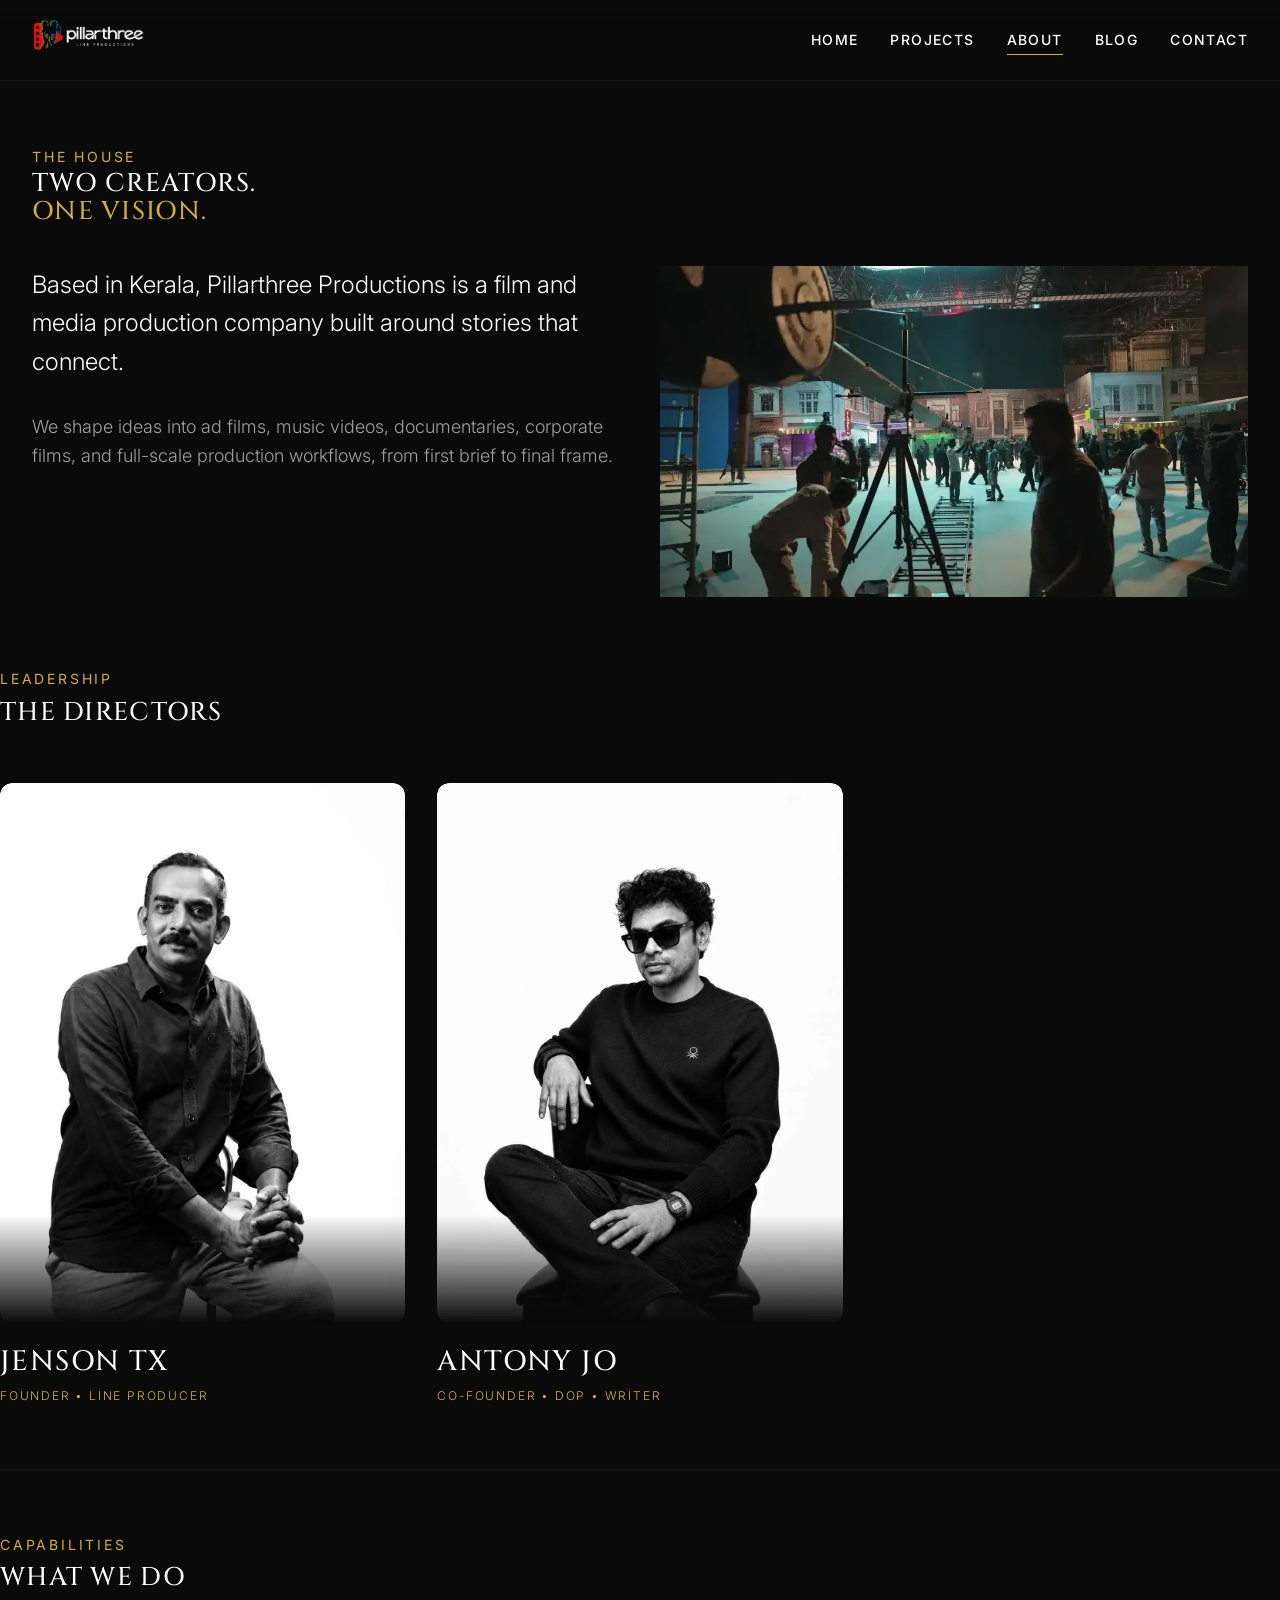
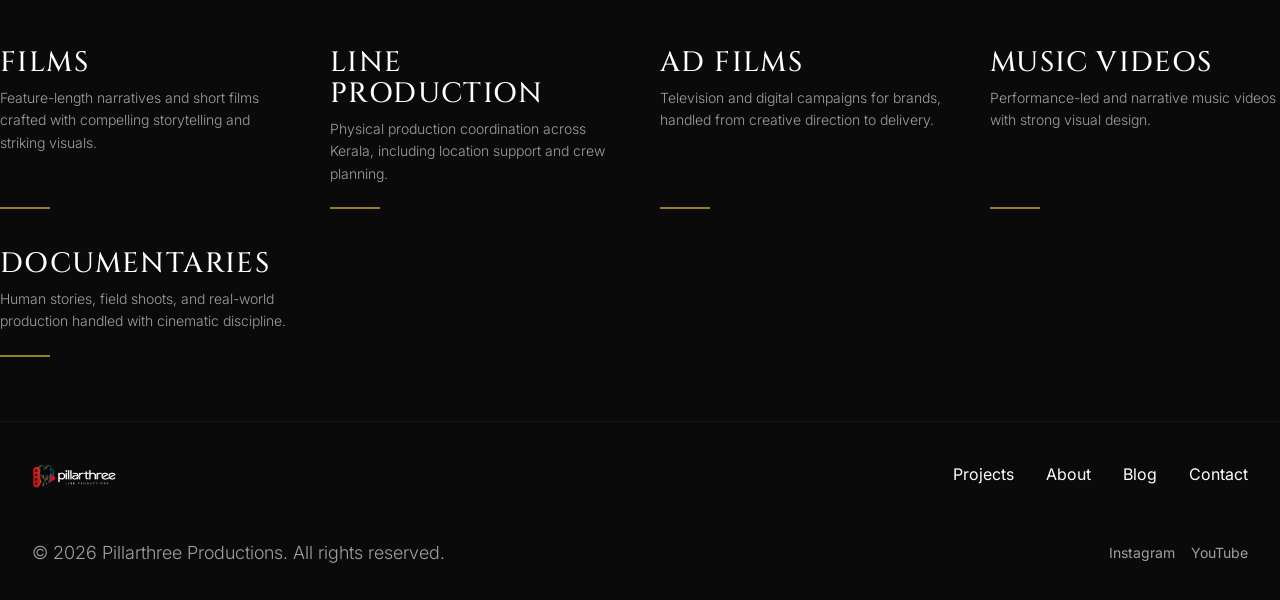
<file: about/index.html>
<!DOCTYPE html>
<html lang="en">
<head>
    <link rel="icon" type="image/png" href="/favicon.png" />
    <meta charset="UTF-8">
    <meta name="viewport" content="width=device-width, initial-scale=1.0">
    <title>About - Pillarthree Productions</title>
    <link rel="stylesheet" href="/assets/css/style.css">
</head>
<body>

    <!-- Header -->
    <header class="site-header scrolled" id="site-header">
        <div class="container nav-container">
            <a href="/" class="logo">
                <img src="/assets/images/logo.webp" alt="Pillarthree Productions Logo" class="logo-img">
            </a>
            <nav class="nav-menu" id="nav-menu">
                <a href="/" class="nav-link">Home</a>
                <a href="/projects" class="nav-link">Projects</a>
                <a href="/about" class="nav-link active">About</a>
                <a href="/blog" class="nav-link">Blog</a>
                <a href="/contact" class="nav-link">Contact</a>
            </nav>
            <button class="mobile-menu-toggle" id="menu-toggle" aria-label="Toggle Menu">
                <span class="bar"></span>
                <span class="bar"></span>
                <span class="bar"></span>
            </button>
        </div>
    </header>

    <!-- About Content -->
    <section class="about-hero container reveal">
        <span class="section-subtitle">The House</span>
        <h1 class="section-title">Two Creators.<br><span style="color: var(--text-accent);">One Vision.</span></h1>
        
        <div class="about-hero-grid">
            <div>
                <p style="font-size: 1.5rem; color: var(--text-primary); margin-bottom: var(--spacing-md);">Based in Kerala, Pillarthree Productions is a film and media production company built around stories that connect.</p>
                <p>We shape ideas into ad films, music videos, documentaries, corporate films, and full-scale production workflows, from first brief to final frame.</p>
            </div>
            <div>
                <img src="/assets/images/portfolio_2.webp" alt="Cinematic shooting on location Kerala" style="width: 100%; aspect-ratio: 16/9; object-fit: cover;" loading="lazy">
            </div>
        </div>
    </section>

    <!-- Team Section -->
    <section class="section-padding container reveal">
        <div class="section-header">
            <span class="section-subtitle">Leadership</span>
            <h2 class="section-title">The Directors</h2>
        </div>
        
        <div class="team-grid">
            <div class="team-card">
                <img src="/assets/images/team_jenson.webp" alt="Jenson Tx" loading="lazy">
                <h3>Jenson Tx</h3>
                <span class="team-role">Founder &bull; Line Producer</span>
            </div>
            <div class="team-card">
                <img src="/assets/images/team_antony.webp" alt="Antony Jo" loading="lazy">
                <h3>Antony Jo</h3>
                <span class="team-role">Co-Founder &bull; DOP &bull; Writer</span>
            </div>
        </div>
    </section>
    
    <!-- Services Section embedded minimal -->
    <section class="section-padding container reveal" style="border-top: 1px solid rgba(255,255,255,0.05);">
        <div class="section-header">
            <span class="section-subtitle">Capabilities</span>
            <h2 class="section-title">What We Do</h2>
        </div>
        
        <div class="capabilities-grid">
            <div class="capability-item">
                <h3 style="margin-bottom: 0.5rem;">Films</h3>
                <p style="font-size: 0.875rem;">Feature-length narratives and short films crafted with compelling storytelling and striking visuals.</p>
            </div>
            <div class="capability-item">
                <h3 style="margin-bottom: 0.5rem;">Line Production</h3>
                <p style="font-size: 0.875rem;">Physical production coordination across Kerala, including location support and crew planning.</p>
            </div>
            <div class="capability-item">
                <h3 style="margin-bottom: 0.5rem;">Ad Films</h3>
                <p style="font-size: 0.875rem;">Television and digital campaigns for brands, handled from creative direction to delivery.</p>
            </div>
            <div class="capability-item">
                <h3 style="margin-bottom: 0.5rem;">Music Videos</h3>
                <p style="font-size: 0.875rem;">Performance-led and narrative music videos with strong visual design.</p>
            </div>
            <div class="capability-item">
                <h3 style="margin-bottom: 0.5rem;">Documentaries</h3>
                <p style="font-size: 0.875rem;">Human stories, field shoots, and real-world production handled with cinematic discipline.</p>
            </div>
        </div>
    </section>

    <!-- Footer -->
    <footer class="site-footer">
        <div class="container">
            <div class="footer-top">
                <a href="/" class="logo">
                    <img src="/assets/images/logo.webp" alt="Pillarthree Productions Logo" style="height: 30px;">
                </a>
                <nav class="footer-nav">
                    <a href="/projects">Projects</a>
                    <a href="/about">About</a>
                    <a href="/blog">Blog</a>
                    <a href="/contact">Contact</a>
                </nav>
            </div>
            <div class="footer-bottom">
                <p>&copy; 2026 Pillarthree Productions. All rights reserved.</p>
                <div class="social-links">
                    <a href="https://www.instagram.com/pillarthree_productions/" target="_blank">Instagram</a>
                    <a href="https://www.youtube.com/@PillarThreeProductions" target="_blank">YouTube</a>
                </div>
            </div>
        </div>
    </footer>

    <script type="module" src="/assets/js/app.js"></script>
</body>
</html>
</file>
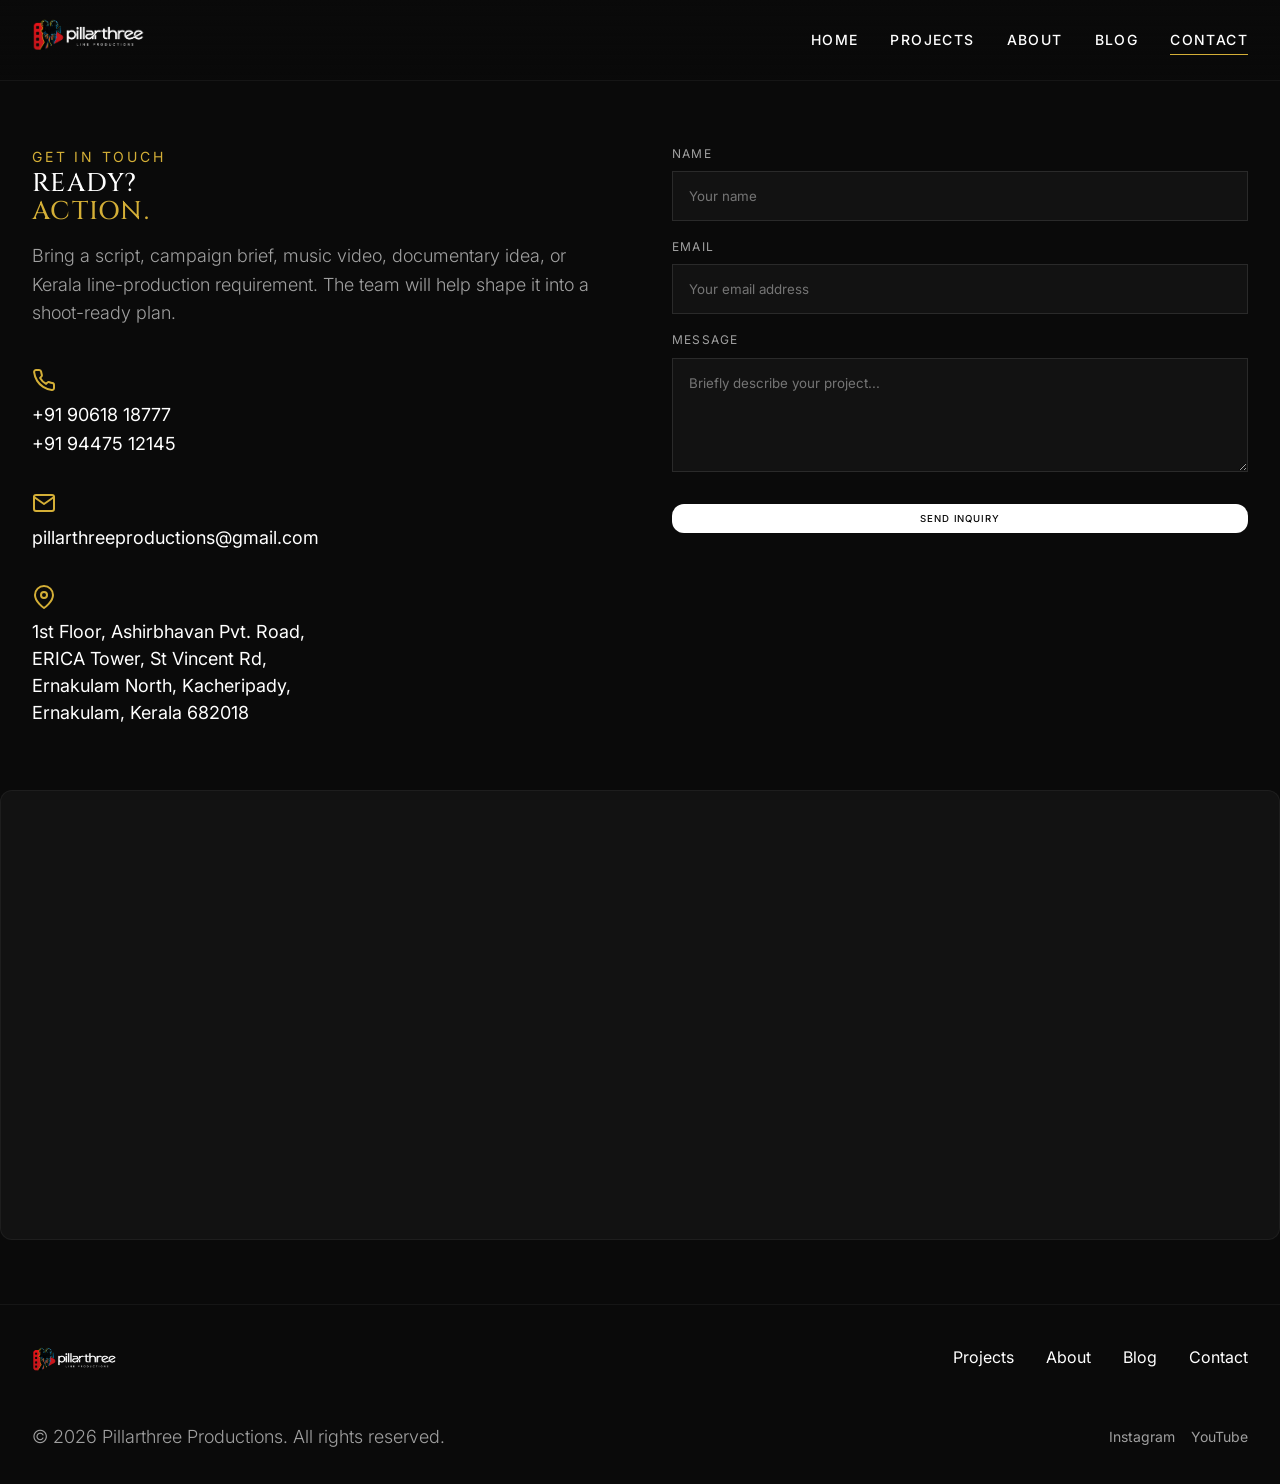
<file: contact/index.html>
<!DOCTYPE html>
<html lang="en">
<head>
    <link rel="icon" type="image/png" href="/favicon.png" />
    <meta charset="UTF-8">
    <meta name="viewport" content="width=device-width, initial-scale=1.0">
    <title>Contact - Pillarthree Productions</title>
    <link rel="stylesheet" href="/assets/css/style.css">
</head>
<body>

    <!-- Header -->
    <header class="site-header scrolled" id="site-header">
        <div class="container nav-container">
            <a href="/" class="logo">
                <img src="/assets/images/logo.webp" alt="Pillarthree Productions Logo" class="logo-img">
            </a>
            <nav class="nav-menu" id="nav-menu">
                <a href="/" class="nav-link">Home</a>
                <a href="/projects" class="nav-link">Projects</a>
                <a href="/about" class="nav-link">About</a>
                <a href="/blog" class="nav-link">Blog</a>
                <a href="/contact" class="nav-link active">Contact</a>
            </nav>
            <button class="mobile-menu-toggle" id="menu-toggle" aria-label="Toggle Menu">
                <span class="bar"></span>
                <span class="bar"></span>
                <span class="bar"></span>
            </button>
        </div>
    </header>

    <!-- Contact Content -->
    <section class="container contact-page-grid reveal">
        <div>
            <span class="section-subtitle">Get In Touch</span>
            <h1 class="section-title">Ready? <br><span style="color: var(--text-accent);">Action.</span></h1>
            <p style="margin: var(--spacing-sm) 0 var(--spacing-lg);">Bring a script, campaign brief, music video, documentary idea, or Kerala line-production requirement. The team will help shape it into a shoot-ready plan.</p>
            
            <div style="display: flex; flex-direction: column; gap: var(--spacing-md);">
                <div>
                    <span class="contact-label" style="display: block; margin-bottom: 0.25rem;" title="Book Us">
                        <svg width="24" height="24" viewBox="0 0 24 24" fill="none" stroke="currentColor" stroke-width="2" stroke-linecap="round" stroke-linejoin="round" style="color: var(--text-accent);"><path d="M22 16.92v3a2 2 0 0 1-2.18 2 19.79 19.79 0 0 1-8.63-3.07 19.5 19.5 0 0 1-6-6 19.79 19.79 0 0 1-3.07-8.67A2 2 0 0 1 4.11 2h3a2 2 0 0 1 2 1.72 12.84 12.84 0 0 0 .7 2.81 2 2 0 0 1-.45 2.11L8.09 9.91a16 16 0 0 0 6 6l1.27-1.27a2 2 0 0 1 2.11-.45 12.84 12.84 0 0 0 2.81.7A2 2 0 0 1 22 16.92z"></path></svg>
                    </span>
                    <a href="tel:+919061818777" class="contact-value" style="display: block;">+91 90618 18777</a>
                    <a href="tel:+919447512145" class="contact-value" style="display: block;">+91 94475 12145</a>
                </div>
                <div>
                    <span class="contact-label" style="display: block; margin-bottom: 0.25rem;" title="Production Desk">
                        <svg width="24" height="24" viewBox="0 0 24 24" fill="none" stroke="currentColor" stroke-width="2" stroke-linecap="round" stroke-linejoin="round" style="color: var(--text-accent);"><path d="M4 4h16c1.1 0 2 .9 2 2v12c0 1.1-.9 2-2 2H4c-1.1 0-2-.9-2-2V6c0-1.1.9-2 2-2z"></path><polyline points="22,6 12,13 2,6"></polyline></svg>
                    </span>
                    <a href="mailto:pillarthreeproductions@gmail.com" class="contact-value">pillarthreeproductions@gmail.com</a>
                </div>
                <div>
                    <span class="contact-label" style="display: block; margin-bottom: 0.25rem;" title="Studio">
                        <svg width="24" height="24" viewBox="0 0 24 24" fill="none" stroke="currentColor" stroke-width="2" stroke-linecap="round" stroke-linejoin="round" style="color: var(--text-accent);"><path d="M21 10c0 7-9 13-9 13s-9-6-9-13a9 9 0 0 1 18 0z"></path><circle cx="12" cy="10" r="3"></circle></svg>
                    </span>
                    <span class="contact-value" style="display: block; line-height: 1.5;">
                        1st Floor, Ashirbhavan Pvt. Road,<br>
                        ERICA Tower, St Vincent Rd,<br>
                        Ernakulam North, Kacheripady,<br>
                        Ernakulam, Kerala 682018
                    </span>
                </div>
            </div>
        </div>
        
        <div>
            <form class="contact-form" id="contactForm">
                <div class="form-group">
                    <label for="name" class="contact-label">Name</label>
                    <input type="text" id="name" name="name" required placeholder="Your name">
                </div>
                <div class="form-group">
                    <label for="email" class="contact-label">Email</label>
                    <input type="email" id="email" name="email" required placeholder="Your email address">
                </div>
                <div class="form-group">
                    <label for="message" class="contact-label">Message</label>
                    <textarea id="message" name="message" rows="5" required placeholder="Briefly describe your project..."></textarea>
                </div>
                <button type="submit" id="submitBtn" class="btn btn-primary" style="margin-top: var(--spacing-sm);">Send Inquiry</button>
                <div id="formMessage" style="margin-top: 1rem; display: none;"></div>
            </form>
        </div>
    </section>
    
    <div class="section-padding container reveal">
        <!-- Google Map iframe -->
        <div class="contact-map">
            <iframe
              src="https://www.google.com/maps/embed?pb=!1m18!1m12!1m3!1d4016656.4423075896!2d73.49660953737524!3d10.538730371509285!2m3!1f0!2f0!3f0!3m2!1i1024!2i768!4f13.1!3m3!1m2!1s0x8b64cb3b5c3bf%3A0xa2828000e3d4c573!2spillarthree%20productions!5e0!3m2!1sen!2sin!4v1786188355780!5m2!1sen!2sin"
              width="100%"
              height="100%"
              style="border:0;"
              allowfullscreen=""
              loading="lazy"
              referrerpolicy="strict-origin-when-cross-origin">
            </iframe>
        </div>
    </div>

    <!-- Footer -->
    <footer class="site-footer">
        <div class="container">
            <div class="footer-top">
                <a href="/" class="logo">
                    <img src="/assets/images/logo.webp" alt="Pillarthree Productions Logo" style="height: 30px;">
                </a>
                <nav class="footer-nav">
                    <a href="/projects">Projects</a>
                    <a href="/about">About</a>
                    <a href="/blog">Blog</a>
                    <a href="/contact">Contact</a>
                </nav>
            </div>
            <div class="footer-bottom">
                <p>&copy; 2026 Pillarthree Productions. All rights reserved.</p>
                <div class="social-links">
                    <a href="https://www.instagram.com/pillarthree_productions/" target="_blank">Instagram</a>
                    <a href="https://www.youtube.com/@PillarThreeProductions" target="_blank">YouTube</a>
                </div>
            </div>
        </div>
    </footer>

    <script type="module" src="/assets/js/app.js"></script>
</body>
</html>
</file>
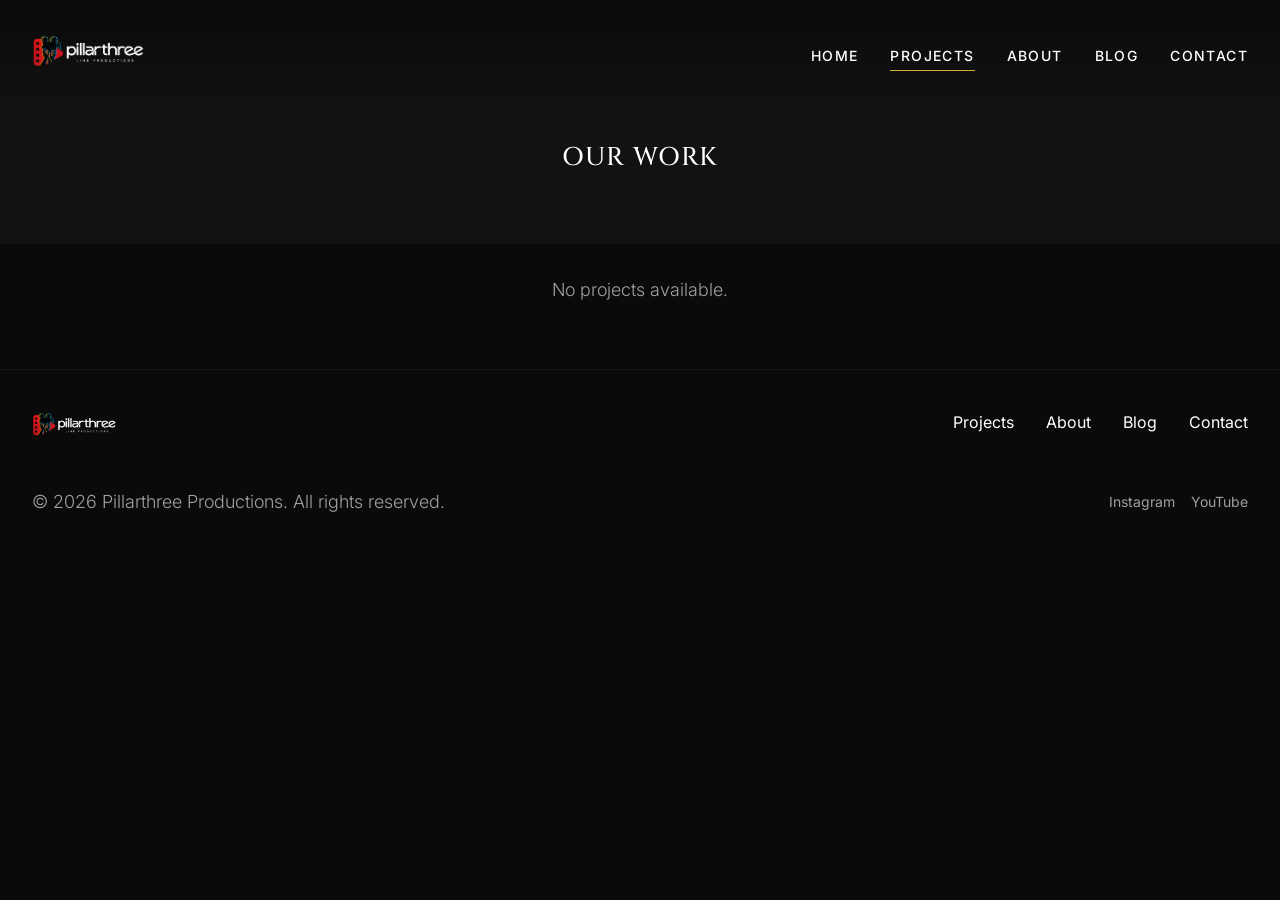
<file: projects/index.html>
<!DOCTYPE html>
<html lang="en">

<head>
    <link rel="icon" type="image/png" href="/favicon.png" />
    <meta charset="UTF-8">
    <meta name="viewport" content="width=device-width, initial-scale=1.0">
    <title>Projects - Pillarthree Productions</title>
    <link rel="stylesheet" href="/assets/css/style.css">
</head>

<body>

    <!-- Header -->
    <header class="site-header" id="site-header">
        <div class="container nav-container">
            <a href="/" class="logo">
                <img src="/assets/images/logo.webp" alt="Pillarthree Productions Logo" class="logo-img">
            </a>
            <nav class="nav-menu" id="nav-menu">
                <a href="/" class="nav-link">Home</a>
                <a href="/projects" class="nav-link active">Projects</a>
                <a href="/about" class="nav-link">About</a>
                <a href="/blog" class="nav-link">Blog</a>
                <a href="/contact" class="nav-link">Contact</a>
            </nav>
            <button class="mobile-menu-toggle" id="menu-toggle" aria-label="Toggle Menu">
                <span class="bar"></span>
                <span class="bar"></span>
                <span class="bar"></span>
            </button>
        </div>
    </header>

    <div id="projects-grid-view">
        <!-- Projects Header -->
        <section class="page-header reveal">
            <div class="container">
                <h1 class="section-title">Our Work</h1>
                <div class="filter-nav" id="projects-filter-nav">
                    <!-- Filters dynamically generated by app.js -->
                </div>
            </div>
        </section>

        <!-- Projects Grid -->
        <section class="section-padding" style="padding-top: var(--spacing-md);">
            <div class="container">
                <div class="projects-grid" id="portfolio-grid">
                    <!-- Loaded dynamically -->
                </div>
            </div>
        </section>
    </div>

    <!-- Project Details View (Hidden by default) -->
    <div id="project-details-view" style="display: none;">
        <!-- Project Hero (Video) -->
        <section class="project-hero reveal" id="hero-media-container">
            <div id="hero-thumbnail-wrapper" class="hero-thumbnail-wrapper">
                <img src="/assets/images/project1.webp" alt="Loading Project..." loading="lazy" id="hero-thumbnail">
                <div class="hero-loading-spinner"></div>
            </div>
            <div id="hero-video-wrapper" class="hero-video-wrapper" style="display: none;"></div>
        </section>

        <!-- Project Details -->
        <section class="container">
            <div class="project-meta-grid reveal" id="project-meta-grid">
                <!-- Dynamically populated via JS -->
            </div>
            
            <div class="project-body reveal">
                <h1 class="section-title" id="project-title"></h1>
                <p style="max-width: 800px; margin-top: var(--spacing-sm);" id="project-description"></p>
                
                <div class="project-gallery">
                    <!-- Unused since data doesn't provide gallery, but keeping for structure -->
                </div>
            </div>
            
            <!-- Navigation -->
            <div class="project-nav">
                <a href="#" class="btn btn-secondary" id="btn-prev">← Previous Project</a>
                <a href="/projects/" class="btn btn-outline" id="btn-all">All Projects</a>
                <a href="#" class="btn btn-secondary" id="btn-next">Next Project →</a>
            </div>
        </section>
    </div>

    <!-- Project Not Found View (Hidden by default) -->
    <div id="project-not-found-view" style="display: none; text-align: center; padding: 100px 20px;">
        <h2 style="margin-bottom: 20px;">Project not found</h2>
        <p style="margin-bottom: 30px; color: var(--text-secondary);">The project you are looking for does not exist or has been removed.</p>
        <a href="/projects/" class="btn btn-primary">Back to Projects</a>
    </div>

    <!-- Footer -->
    <footer class="site-footer">
        <div class="container">
            <div class="footer-top">
                <a href="/" class="logo">
                    <img src="/assets/images/logo.webp" alt="Pillarthree Productions Logo" style="height: 30px;">
                </a>
                <nav class="footer-nav">
                    <a href="/projects">Projects</a>
                    <a href="/about">About</a>
                    <a href="/blog">Blog</a>
                    <a href="/contact">Contact</a>
                </nav>
            </div>
            <div class="footer-bottom">
                <p>&copy; 2026 Pillarthree Productions. All rights reserved.</p>
                <div class="social-links">
                    <a href="https://www.instagram.com/pillarthree_productions/" target="_blank">Instagram</a>
                    <a href="https://www.youtube.com/@PillarThreeProductions" target="_blank">YouTube</a>
                </div>
            </div>
        </div>
    </footer>

    <script type="module" src="/assets/js/app.js"></script>
</body>

</html>
</file>
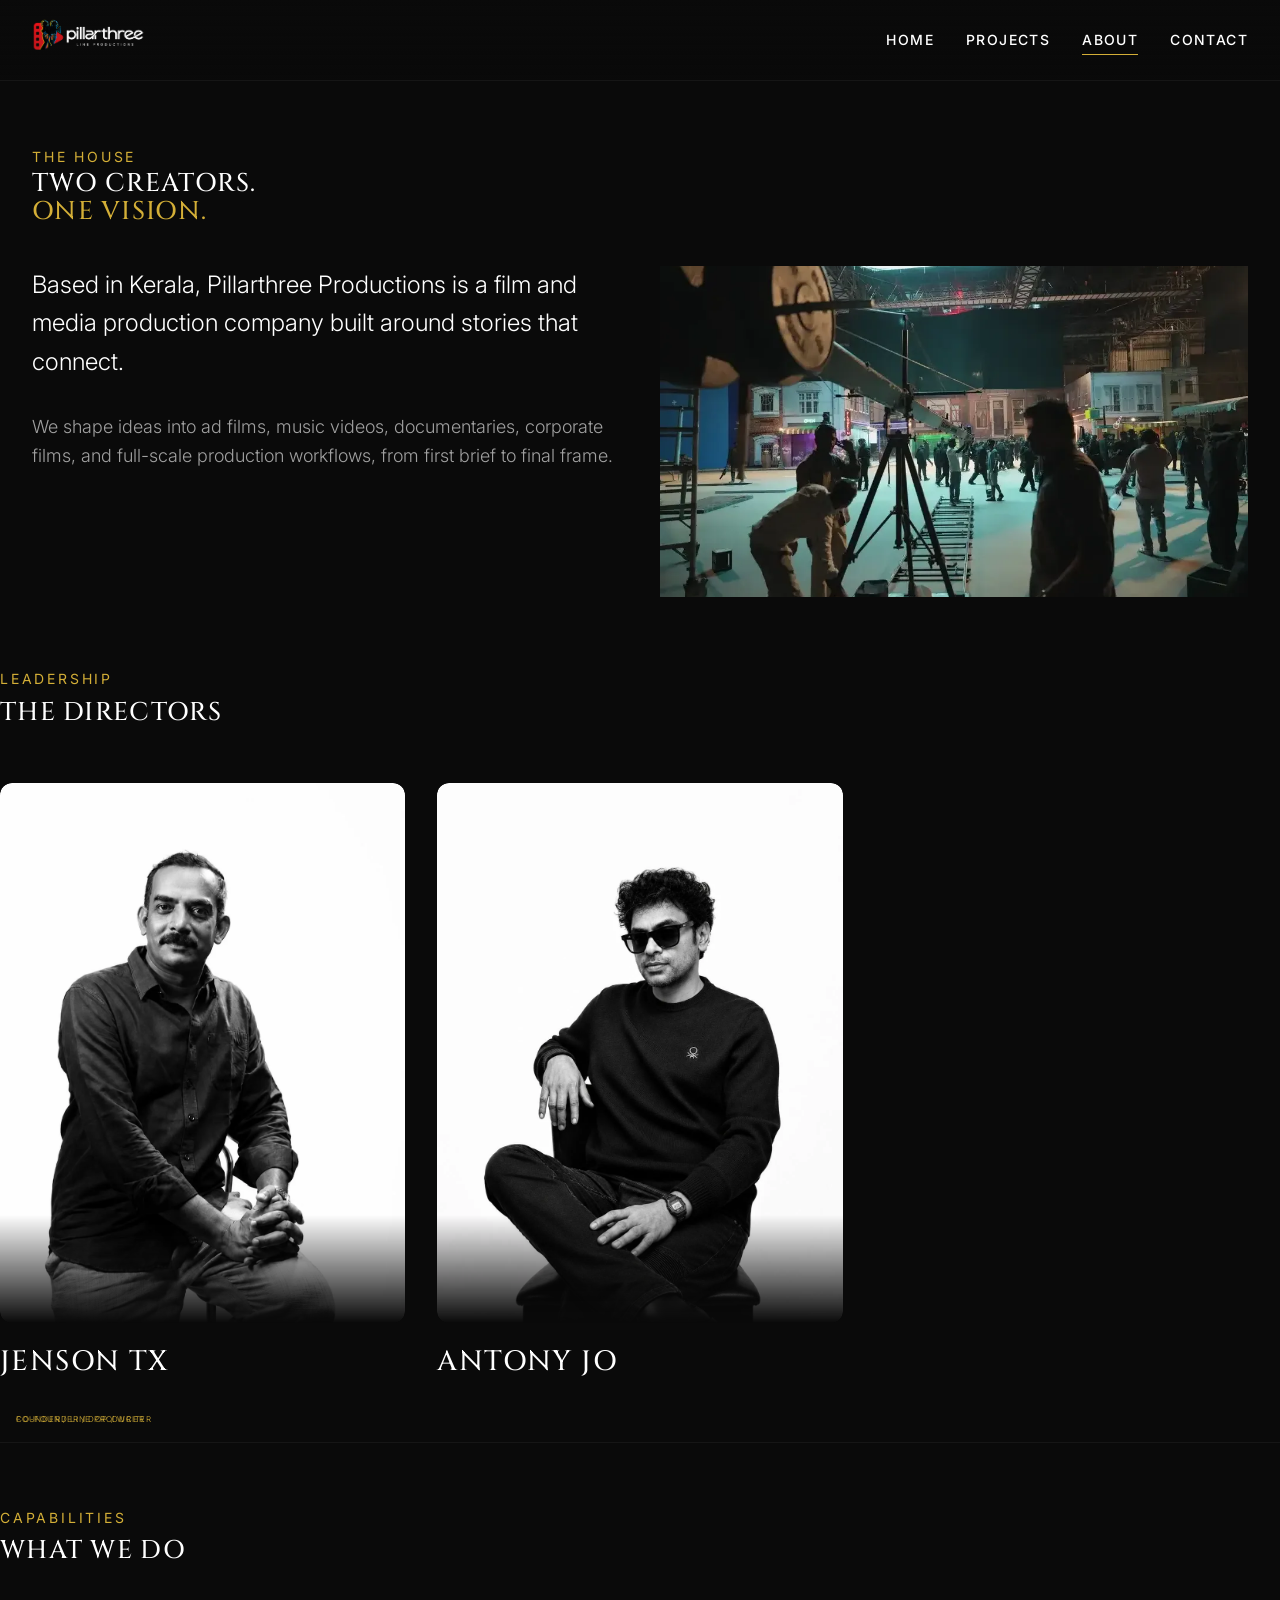
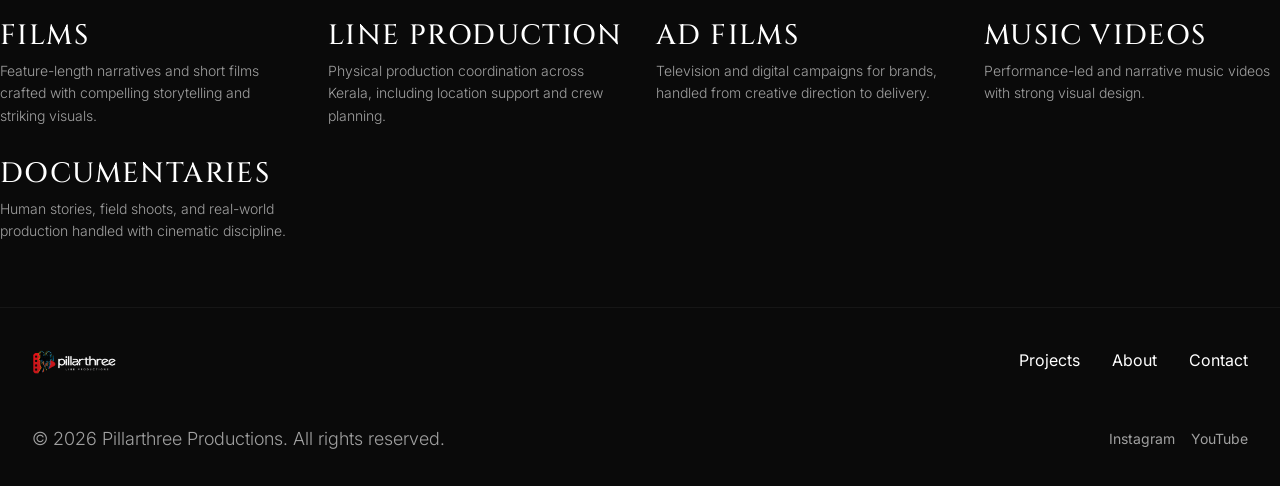
<file: about.html>
<!DOCTYPE html>
<html lang="en">
<head>
    <link rel="icon" type="image/png" href="favicon.png" />
    <meta charset="UTF-8">
    <meta name="viewport" content="width=device-width, initial-scale=1.0">
    <title>About - Pillarthree Productions</title>
    <link rel="stylesheet" href="style.css">
</head>
<body>

    <!-- Header -->
    <header class="site-header scrolled" id="site-header">
        <div class="container nav-container">
            <a href="index.html" class="logo">
                <img src="assets/images/logo.webp" alt="Pillarthree Productions Logo" class="logo-img">
            </a>
            <nav class="nav-menu" id="nav-menu">
                <a href="index.html" class="nav-link">Home</a>
                <a href="projects.html" class="nav-link">Projects</a>
                <a href="about.html" class="nav-link active">About</a>
                <a href="contact.html" class="nav-link">Contact</a>
            </nav>
            <button class="mobile-menu-toggle" id="menu-toggle" aria-label="Toggle Menu">
                <span class="bar"></span>
                <span class="bar"></span>
                <span class="bar"></span>
            </button>
        </div>
    </header>

    <!-- About Content -->
    <section class="about-hero container reveal">
        <span class="section-subtitle">The House</span>
        <h1 class="section-title">Two Creators.<br><span style="color: var(--text-accent);">One Vision.</span></h1>
        
        <div style="margin-top: var(--spacing-lg); display: grid; grid-template-columns: 1fr 1fr; gap: var(--spacing-lg);">
            <div>
                <p style="font-size: 1.5rem; color: var(--text-primary); margin-bottom: var(--spacing-md);">Based in Kerala, Pillarthree Productions is a film and media production company built around stories that connect.</p>
                <p>We shape ideas into ad films, music videos, documentaries, corporate films, and full-scale production workflows, from first brief to final frame.</p>
            </div>
            <div>
                <img src="assets/images/portfolio_2.webp" alt="Cinematic shooting on location Kerala" style="width: 100%; aspect-ratio: 16/9; object-fit: cover;" loading="lazy">
            </div>
        </div>
    </section>

    <!-- Team Section -->
    <section class="section-padding container reveal">
        <div class="section-header">
            <span class="section-subtitle">Leadership</span>
            <h2 class="section-title">The Directors</h2>
        </div>
        
        <div class="team-grid">
            <div class="team-card">
                <img src="assets/images/team_jenson.webp" alt="Jenson Tx" loading="lazy">
                <h3>Jenson Tx</h3>
                <span class="project-category">Founder / Line Producer</span>
            </div>
            <div class="team-card">
                <img src="assets/images/team_antony.webp" alt="Antony Jo" loading="lazy">
                <h3>Antony Jo</h3>
                <span class="project-category">Co-Founder / DOP / Writer</span>
            </div>
        </div>
    </section>
    
    <!-- Services Section embedded minimal -->
    <section class="section-padding container reveal" style="border-top: 1px solid rgba(255,255,255,0.05);">
        <div class="section-header">
            <span class="section-subtitle">Capabilities</span>
            <h2 class="section-title">What We Do</h2>
        </div>
        
        <div style="display: grid; grid-template-columns: repeat(auto-fill, minmax(250px, 1fr)); gap: var(--spacing-md);">
            <div>
                <h3 style="margin-bottom: 0.5rem;">Films</h3>
                <p style="font-size: 0.875rem;">Feature-length narratives and short films crafted with compelling storytelling and striking visuals.</p>
            </div>
            <div>
                <h3 style="margin-bottom: 0.5rem;">Line Production</h3>
                <p style="font-size: 0.875rem;">Physical production coordination across Kerala, including location support and crew planning.</p>
            </div>
            <div>
                <h3 style="margin-bottom: 0.5rem;">Ad Films</h3>
                <p style="font-size: 0.875rem;">Television and digital campaigns for brands, handled from creative direction to delivery.</p>
            </div>
            <div>
                <h3 style="margin-bottom: 0.5rem;">Music Videos</h3>
                <p style="font-size: 0.875rem;">Performance-led and narrative music videos with strong visual design.</p>
            </div>
            <div>
                <h3 style="margin-bottom: 0.5rem;">Documentaries</h3>
                <p style="font-size: 0.875rem;">Human stories, field shoots, and real-world production handled with cinematic discipline.</p>
            </div>
        </div>
    </section>

    <!-- Footer -->
    <footer class="site-footer">
        <div class="container">
            <div class="footer-top">
                <a href="index.html" class="logo">
                    <img src="assets/images/logo.webp" alt="Pillarthree Productions Logo" style="height: 30px;">
                </a>
                <nav class="footer-nav">
                    <a href="projects.html">Projects</a>
                    <a href="about.html">About</a>
                    <a href="contact.html">Contact</a>
                </nav>
            </div>
            <div class="footer-bottom">
                <p>&copy; 2026 Pillarthree Productions. All rights reserved.</p>
                <div class="social-links">
                    <a href="https://www.instagram.com/pillarthree_productions/" target="_blank">Instagram</a>
                    <a href="https://www.youtube.com/@PillarThreeProductions" target="_blank">YouTube</a>
                </div>
            </div>
        </div>
    </footer>

    <script type="module" src="app.js"></script>
</body>
</html>
</file>
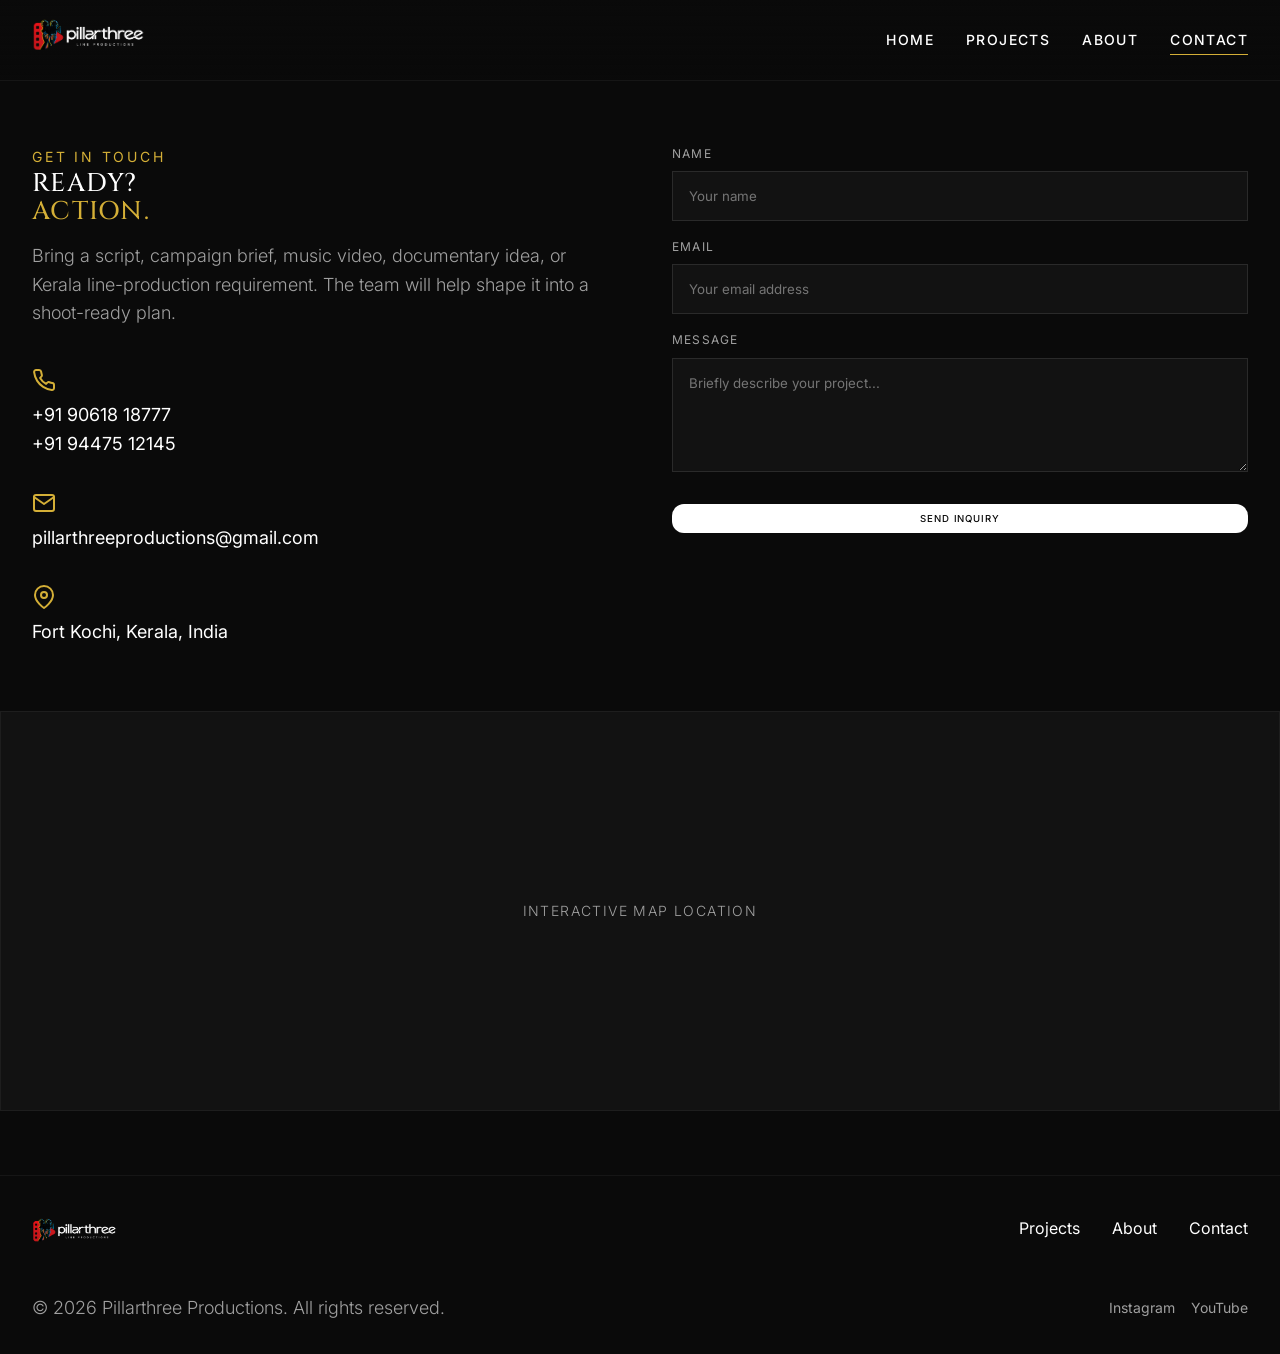
<file: contact.html>
<!DOCTYPE html>
<html lang="en">
<head>
    <link rel="icon" type="image/png" href="favicon.png" />
    <meta charset="UTF-8">
    <meta name="viewport" content="width=device-width, initial-scale=1.0">
    <title>Contact - Pillarthree Productions</title>
    <link rel="stylesheet" href="style.css">
</head>
<body>

    <!-- Header -->
    <header class="site-header scrolled" id="site-header">
        <div class="container nav-container">
            <a href="index.html" class="logo">
                <img src="assets/images/logo.webp" alt="Pillarthree Productions Logo" class="logo-img">
            </a>
            <nav class="nav-menu" id="nav-menu">
                <a href="index.html" class="nav-link">Home</a>
                <a href="projects.html" class="nav-link">Projects</a>
                <a href="about.html" class="nav-link">About</a>
                <a href="contact.html" class="nav-link active">Contact</a>
            </nav>
            <button class="mobile-menu-toggle" id="menu-toggle" aria-label="Toggle Menu">
                <span class="bar"></span>
                <span class="bar"></span>
                <span class="bar"></span>
            </button>
        </div>
    </header>

    <!-- Contact Content -->
    <section class="container contact-page-grid reveal">
        <div>
            <span class="section-subtitle">Get In Touch</span>
            <h1 class="section-title">Ready? <br><span style="color: var(--text-accent);">Action.</span></h1>
            <p style="margin: var(--spacing-sm) 0 var(--spacing-lg);">Bring a script, campaign brief, music video, documentary idea, or Kerala line-production requirement. The team will help shape it into a shoot-ready plan.</p>
            
            <div style="display: flex; flex-direction: column; gap: var(--spacing-md);">
                <div>
                    <span class="contact-label" style="display: block; margin-bottom: 0.25rem;" title="Book Us">
                        <svg width="24" height="24" viewBox="0 0 24 24" fill="none" stroke="currentColor" stroke-width="2" stroke-linecap="round" stroke-linejoin="round" style="color: var(--text-accent);"><path d="M22 16.92v3a2 2 0 0 1-2.18 2 19.79 19.79 0 0 1-8.63-3.07 19.5 19.5 0 0 1-6-6 19.79 19.79 0 0 1-3.07-8.67A2 2 0 0 1 4.11 2h3a2 2 0 0 1 2 1.72 12.84 12.84 0 0 0 .7 2.81 2 2 0 0 1-.45 2.11L8.09 9.91a16 16 0 0 0 6 6l1.27-1.27a2 2 0 0 1 2.11-.45 12.84 12.84 0 0 0 2.81.7A2 2 0 0 1 22 16.92z"></path></svg>
                    </span>
                    <a href="tel:+919061818777" class="contact-value" style="display: block;">+91 90618 18777</a>
                    <a href="tel:+919447512145" class="contact-value" style="display: block;">+91 94475 12145</a>
                </div>
                <div>
                    <span class="contact-label" style="display: block; margin-bottom: 0.25rem;" title="Production Desk">
                        <svg width="24" height="24" viewBox="0 0 24 24" fill="none" stroke="currentColor" stroke-width="2" stroke-linecap="round" stroke-linejoin="round" style="color: var(--text-accent);"><path d="M4 4h16c1.1 0 2 .9 2 2v12c0 1.1-.9 2-2 2H4c-1.1 0-2-.9-2-2V6c0-1.1.9-2 2-2z"></path><polyline points="22,6 12,13 2,6"></polyline></svg>
                    </span>
                    <a href="mailto:pillarthreeproductions@gmail.com" class="contact-value">pillarthreeproductions@gmail.com</a>
                </div>
                <div>
                    <span class="contact-label" style="display: block; margin-bottom: 0.25rem;" title="Studio">
                        <svg width="24" height="24" viewBox="0 0 24 24" fill="none" stroke="currentColor" stroke-width="2" stroke-linecap="round" stroke-linejoin="round" style="color: var(--text-accent);"><path d="M21 10c0 7-9 13-9 13s-9-6-9-13a9 9 0 0 1 18 0z"></path><circle cx="12" cy="10" r="3"></circle></svg>
                    </span>
                    <span class="contact-value">Fort Kochi, Kerala, India</span>
                </div>
            </div>
        </div>
        
        <div>
            <form class="contact-form" id="contactForm">
                <div class="form-group">
                    <label for="name" class="contact-label">Name</label>
                    <input type="text" id="name" name="name" required placeholder="Your name">
                </div>
                <div class="form-group">
                    <label for="email" class="contact-label">Email</label>
                    <input type="email" id="email" name="email" required placeholder="Your email address">
                </div>
                <div class="form-group">
                    <label for="message" class="contact-label">Message</label>
                    <textarea id="message" name="message" rows="5" required placeholder="Briefly describe your project..."></textarea>
                </div>
                <button type="submit" id="submitBtn" class="btn btn-primary" style="margin-top: var(--spacing-sm);">Send Inquiry</button>
                <div id="formMessage" style="margin-top: 1rem; display: none;"></div>
            </form>
        </div>
    </section>
    
    <div class="section-padding container reveal">
        <!-- Google Map iframe mockup -->
        <div style="width: 100%; height: 400px; background-color: var(--bg-secondary); display: flex; align-items: center; justify-content: center; border: 1px solid rgba(255,255,255,0.05);">
            <p style="color: var(--text-secondary); text-transform: uppercase; letter-spacing: 0.1em; font-size: 0.875rem;">Interactive Map Location</p>
        </div>
    </div>

    <!-- Footer -->
    <footer class="site-footer">
        <div class="container">
            <div class="footer-top">
                <a href="index.html" class="logo">
                    <img src="assets/images/logo.webp" alt="Pillarthree Productions Logo" style="height: 30px;">
                </a>
                <nav class="footer-nav">
                    <a href="projects.html">Projects</a>
                    <a href="about.html">About</a>
                    <a href="contact.html">Contact</a>
                </nav>
            </div>
            <div class="footer-bottom">
                <p>&copy; 2026 Pillarthree Productions. All rights reserved.</p>
                <div class="social-links">
                    <a href="https://www.instagram.com/pillarthree_productions/" target="_blank">Instagram</a>
                    <a href="https://www.youtube.com/@PillarThreeProductions" target="_blank">YouTube</a>
                </div>
            </div>
        </div>
    </footer>

    <script type="module" src="app.js"></script>
</body>
</html>
</file>
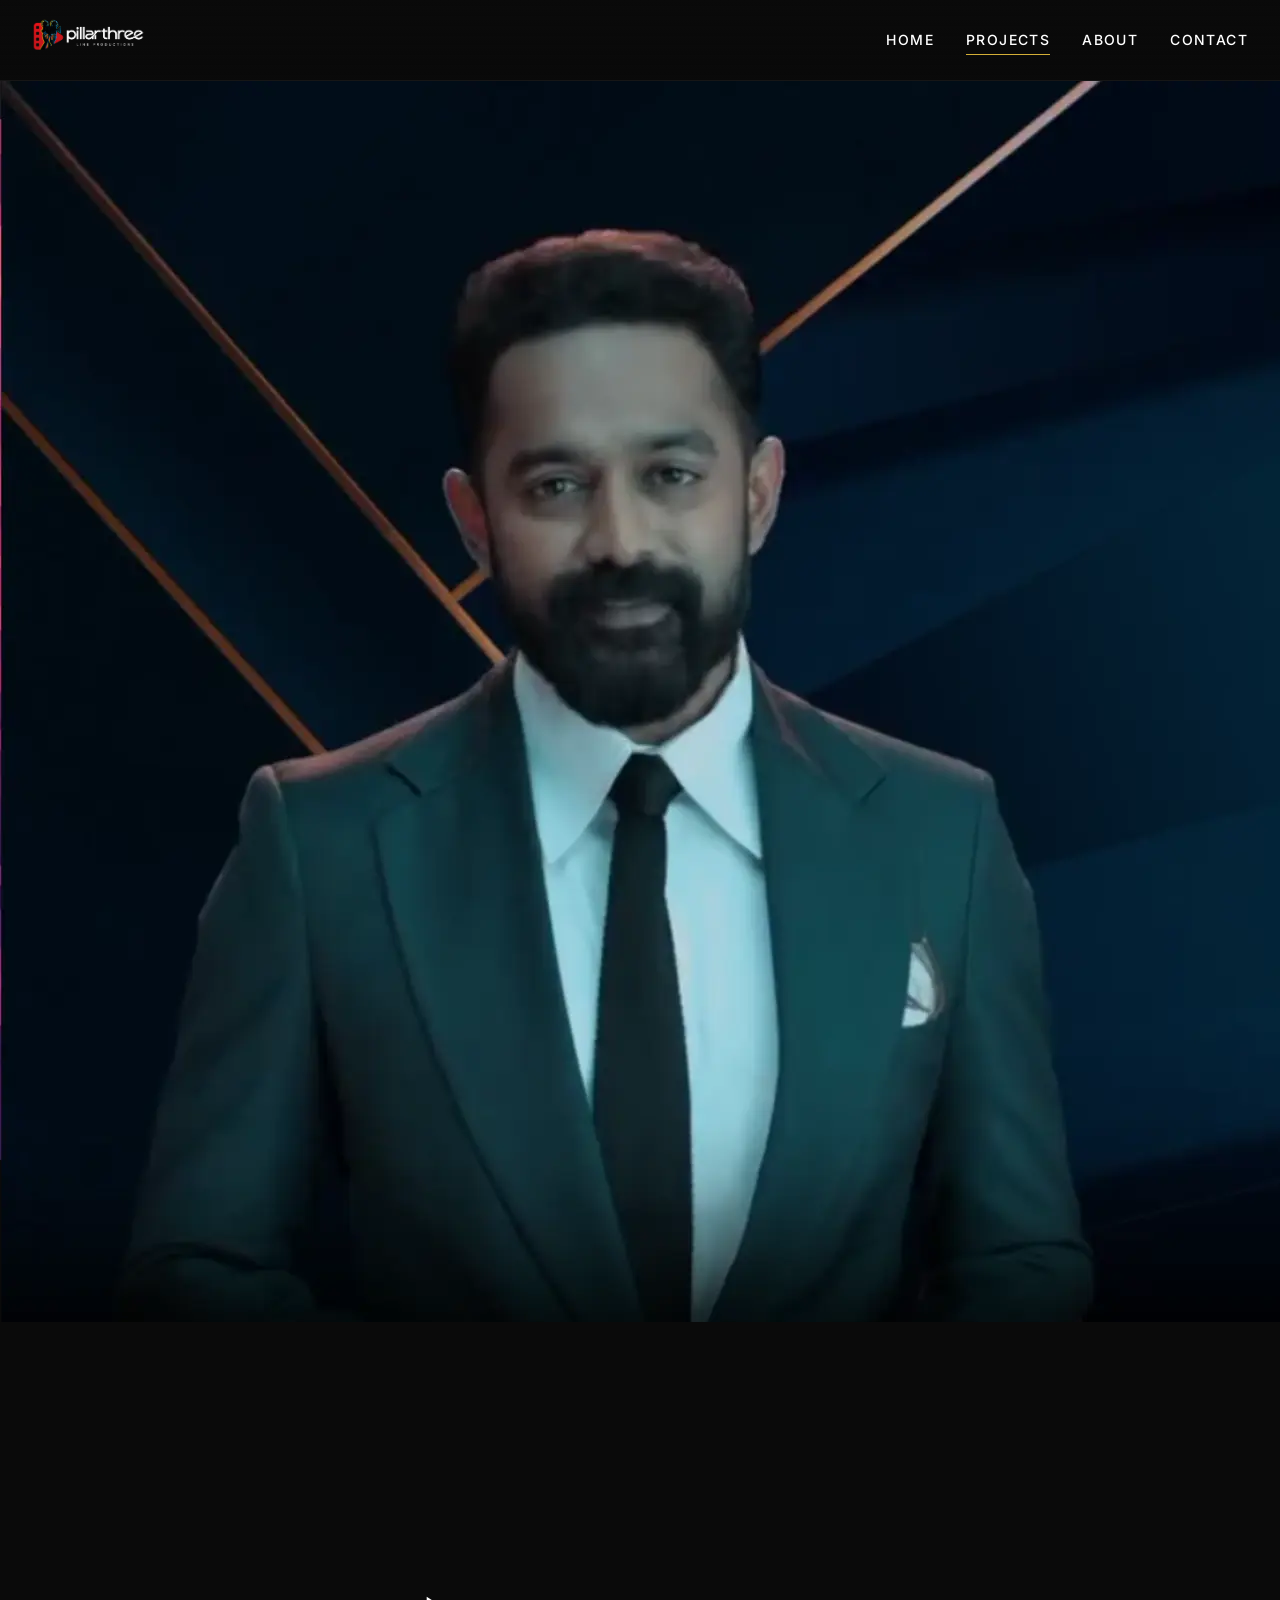
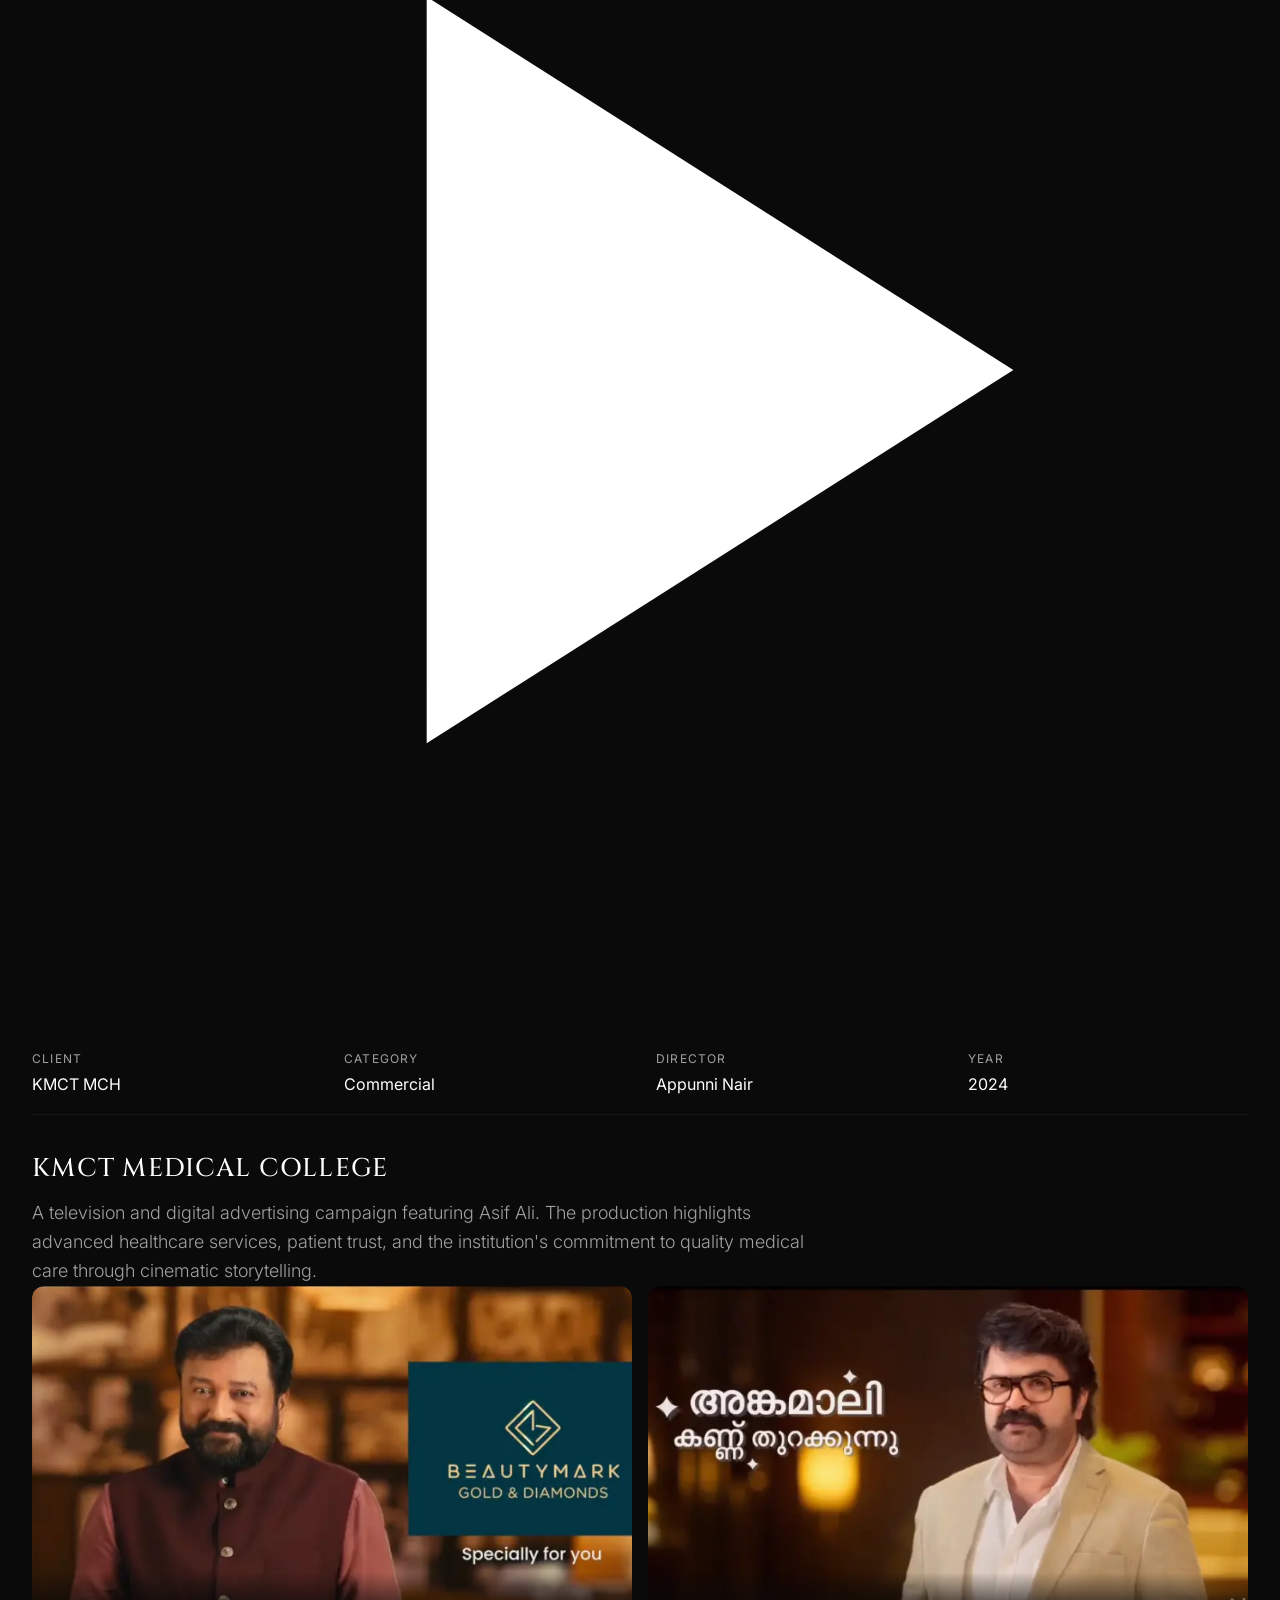
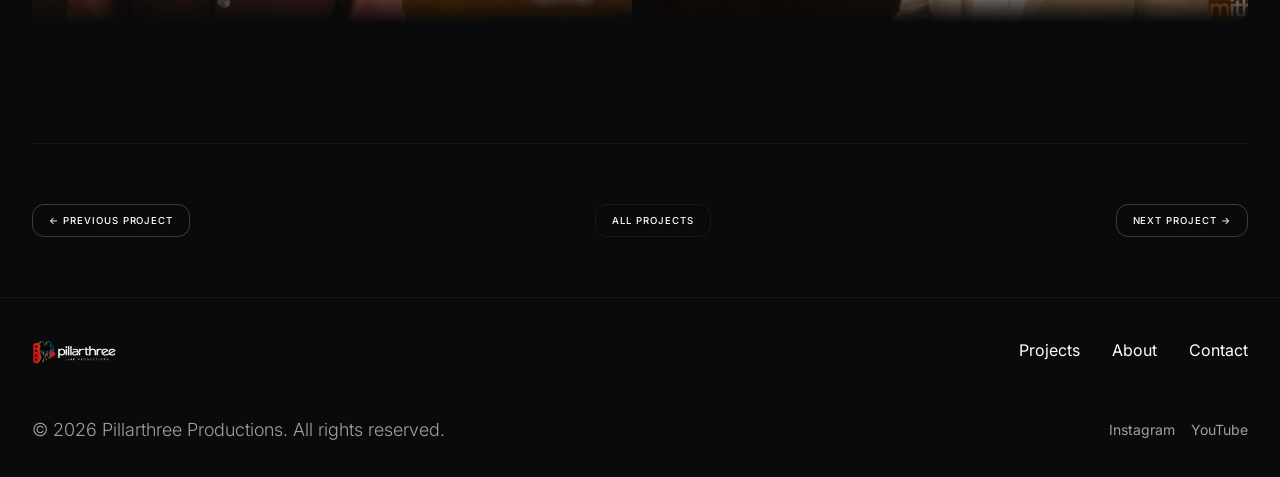
<file: project-details.html>
<!DOCTYPE html>
<html lang="en">
<head>
    <link rel="icon" type="image/png" href="favicon.png" />
    <meta charset="UTF-8">
    <meta name="viewport" content="width=device-width, initial-scale=1.0">
    <title>KMCT Medical College - Pillarthree Productions</title>
    <link rel="stylesheet" href="style.css">
</head>
<body>

    <!-- Header -->
    <header class="site-header scrolled" id="site-header">
        <div class="container nav-container">
            <a href="index.html" class="logo">
                <img src="assets/images/logo.webp" alt="Pillarthree Productions Logo" class="logo-img">
            </a>
            <nav class="nav-menu" id="nav-menu">
                <a href="index.html" class="nav-link">Home</a>
                <a href="projects.html" class="nav-link active">Projects</a>
                <a href="about.html" class="nav-link">About</a>
                <a href="contact.html" class="nav-link">Contact</a>
            </nav>
            <button class="mobile-menu-toggle" id="menu-toggle" aria-label="Toggle Menu">
                <span class="bar"></span>
                <span class="bar"></span>
                <span class="bar"></span>
            </button>
        </div>
    </header>

    <!-- Project Hero -->
    <section class="project-hero reveal" id="hero-media-container" tabindex="0" role="button" aria-label="Play Project Video">
        <div class="hero-image-wrapper" id="hero-image-wrapper">
            <img src="assets/images/project1.webp" alt="KMCT Medical College Hero" loading="lazy" id="hero-thumbnail">
            <div class="hero-video-overlay"></div>
            <div class="hero-play-button" id="hero-play-button">
                <svg viewBox="0 0 24 24" fill="currentColor">
                    <path d="M8 5v14l11-7z"/>
                </svg>
            </div>
        </div>
        <div id="hero-video-wrapper" class="hero-video-wrapper"></div>
    </section>

    <!-- Project Details -->
    <section class="container">
        <div class="project-meta-grid reveal">
            <div class="meta-box">
                <span class="meta-title">Client</span>
                <span>KMCT MCH</span>
            </div>
            <div class="meta-box">
                <span class="meta-title">Category</span>
                <span>Commercial</span>
            </div>
            <div class="meta-box">
                <span class="meta-title">Director</span>
                <span>Appunni Nair</span>
            </div>
            <div class="meta-box">
                <span class="meta-title">Year</span>
                <span>2024</span>
            </div>
        </div>
        
        <div class="project-body reveal">
            <h1 class="section-title">KMCT Medical College</h1>
            <p style="max-width: 800px; margin-top: var(--spacing-sm);">A television and digital advertising campaign featuring Asif Ali. The production highlights advanced healthcare services, patient trust, and the institution's commitment to quality medical care through cinematic storytelling.</p>
            

            <div class="project-gallery">
                <img src="assets/images/project2.webp" alt="Gallery Image 1" loading="lazy">
                <img src="assets/images/project3.webp" alt="Gallery Image 2" loading="lazy">
            </div>
        </div>
        
        <!-- Navigation -->
        <div class="project-nav">
            <a href="#" class="btn btn-secondary" id="btn-prev">← Previous Project</a>
            <a href="projects.html" class="btn btn-outline" id="btn-all">All Projects</a>
            <a href="#" class="btn btn-secondary" id="btn-next">Next Project →</a>
        </div>
    </section>

    <!-- Footer -->
    <footer class="site-footer">
        <div class="container">
            <div class="footer-top">
                <a href="index.html" class="logo">
                    <img src="assets/images/logo.webp" alt="Pillarthree Productions Logo" style="height: 30px;">
                </a>
                <nav class="footer-nav">
                    <a href="projects.html">Projects</a>
                    <a href="about.html">About</a>
                    <a href="contact.html">Contact</a>
                </nav>
            </div>
            <div class="footer-bottom">
                <p>&copy; 2026 Pillarthree Productions. All rights reserved.</p>
                <div class="social-links">
                    <a href="https://www.instagram.com/pillarthree_productions/" target="_blank">Instagram</a>
                    <a href="https://www.youtube.com/@PillarThreeProductions" target="_blank">YouTube</a>
                </div>
            </div>
        </div>
    </footer>

    <script type="module" src="app.js"></script>
</body>
</html>
</file>
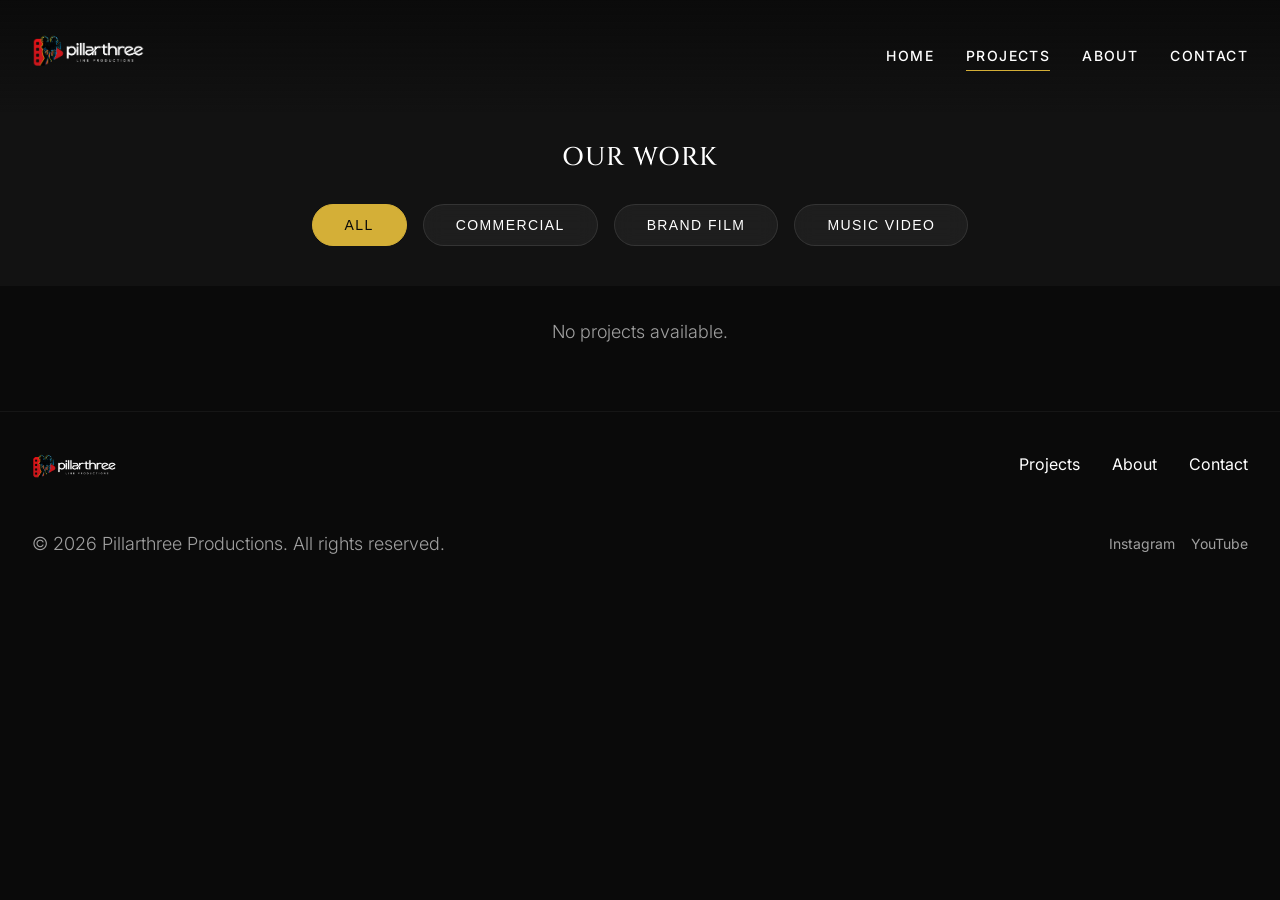
<file: projects.html>
<!DOCTYPE html>
<html lang="en">

<head>
    <link rel="icon" type="image/png" href="favicon.png" />
    <meta charset="UTF-8">
    <meta name="viewport" content="width=device-width, initial-scale=1.0">
    <title>Projects - Pillarthree Productions</title>
    <link rel="stylesheet" href="style.css">
</head>

<body>

    <!-- Header -->
    <header class="site-header" id="site-header">
        <div class="container nav-container">
            <a href="index.html" class="logo">
                <img src="assets/images/logo.webp" alt="Pillarthree Productions Logo" class="logo-img">
            </a>
            <nav class="nav-menu" id="nav-menu">
                <a href="index.html" class="nav-link">Home</a>
                <a href="projects.html" class="nav-link active">Projects</a>
                <a href="about.html" class="nav-link">About</a>
                <a href="contact.html" class="nav-link">Contact</a>
            </nav>
            <button class="mobile-menu-toggle" id="menu-toggle" aria-label="Toggle Menu">
                <span class="bar"></span>
                <span class="bar"></span>
                <span class="bar"></span>
            </button>
        </div>
    </header>

    <!-- Projects Header -->
    <section class="page-header reveal">
        <div class="container">
            <h1 class="section-title">Our Work</h1>
            <div class="filter-nav">
                <button class="filter-btn active" data-filter="all">All</button>
                <button class="filter-btn" data-filter="commercial">Commercial</button>
                <button class="filter-btn" data-filter="brand-film">Brand Film</button>
                <button class="filter-btn" data-filter="music-video">Music Video</button>
            </div>
        </div>
    </section>

    <!-- Projects Grid -->
    <section class="section-padding" style="padding-top: var(--spacing-md);">
        <div class="container">
            <div class="projects-grid" id="portfolio-grid">
                <!-- Project 1 -->
                <a href="project-details.html" class="project-card reveal" data-category="commercial">
                    <img src="assets/images/project1.webp" alt="KMCT Medical College Hospital" class="project-img"
                        loading="lazy">
                    <div class="project-overlay">
                        <span class="project-category">Commercial</span>
                        <div class="play-icon">
                            <svg viewBox="0 0 24 24" fill="currentColor">
                                <path d="M8 5v14l11-7z"/>
                            </svg>
                        </div>
                    </div>
                </a>

                <!-- Project 2 -->
                <a href="project-details.html" class="project-card reveal" data-category="brand-film">
                    <img src="assets/images/project2.webp" alt="Beauty Mark Gold & Diamonds" class="project-img"
                        loading="lazy">
                    <div class="project-overlay">
                        <span class="project-category">Brand Film</span>
                        <div class="play-icon">
                            <svg viewBox="0 0 24 24" fill="currentColor">
                                <path d="M8 5v14l11-7z"/>
                            </svg>
                        </div>
                    </div>
                </a>

                <!-- Project 3 -->
                <a href="project-details.html" class="project-card reveal" data-category="commercial">
                    <img src="assets/images/project3.webp" alt="Edimannickal Opticals" class="project-img"
                        loading="lazy">
                    <div class="project-overlay">
                        <span class="project-category">Commercial</span>
                        <div class="play-icon">
                            <svg viewBox="0 0 24 24" fill="currentColor">
                                <path d="M8 5v14l11-7z"/>
                            </svg>
                        </div>
                    </div>
                </a>

                <!-- Project 4 -->
                <a href="project-details.html" class="project-card reveal" data-category="brand-film">
                    <img src="assets/images/project4.webp" alt="Popular Gold & Diamonds" class="project-img"
                        loading="lazy">
                    <div class="project-overlay">
                        <span class="project-category">Brand Film</span>
                        <div class="play-icon">
                            <svg viewBox="0 0 24 24" fill="currentColor">
                                <path d="M8 5v14l11-7z"/>
                            </svg>
                        </div>
                    </div>
                </a>

                <!-- Project 5 -->
                <a href="project-details.html" class="project-card reveal" data-category="music-video">
                    <img src="assets/images/project5.webp" alt="Harr Disha Music Video" class="project-img"
                        loading="lazy">
                    <div class="project-overlay">
                        <span class="project-category">Music Video</span>
                        <div class="play-icon">
                            <svg viewBox="0 0 24 24" fill="currentColor">
                                <path d="M8 5v14l11-7z"/>
                            </svg>
                        </div>
                    </div>
                </a>
            </div>
        </div>
    </section>

    <!-- Footer -->
    <footer class="site-footer">
        <div class="container">
            <div class="footer-top">
                <a href="index.html" class="logo">
                    <img src="assets/images/logo.webp" alt="Pillarthree Productions Logo" style="height: 30px;">
                </a>
                <nav class="footer-nav">
                    <a href="projects.html">Projects</a>
                    <a href="about.html">About</a>
                    <a href="contact.html">Contact</a>
                </nav>
            </div>
            <div class="footer-bottom">
                <p>&copy; 2026 Pillarthree Productions. All rights reserved.</p>
                <div class="social-links">
                    <a href="https://www.instagram.com/pillarthree_productions/" target="_blank">Instagram</a>
                    <a href="https://www.youtube.com/@PillarThreeProductions" target="_blank">YouTube</a>
                </div>
            </div>
        </div>
    </footer>

    <script type="module" src="app.js"></script>
</body>

</html>
</file>
<file: assets/css/style.css>
@import url('https://fonts.googleapis.com/css2?family=Cinzel:wght@400;500;700;900&family=Inter:wght@200;300;400;500;600&display=swap');

:root {
  --bg-primary: #0a0a0a;
  --bg-secondary: #121212;
  --bg-tertiary: #1a1a1a;
  
  --text-primary: #ffffff;
  --text-secondary: #a0a0a0;
  --text-accent: #d4af37; /* Cinematic Gold */
  
  --font-display: 'Cinzel', serif;
  --font-body: 'Inter', sans-serif;
  
  --spacing-xs: 0.5rem;
  --spacing-sm: 1rem;
  --spacing-md: 2rem;
  --spacing-lg: 2.5rem;
  --spacing-xl: 4rem;

  --transition-fast: 0.2s cubic-bezier(0.4, 0, 0.2, 1);
  --transition-normal: 0.4s cubic-bezier(0.4, 0, 0.2, 1);
  --transition-slow: 0.8s cubic-bezier(0.4, 0, 0.2, 1);
}

* {
  margin: 0;
  padding: 0;
  box-sizing: border-box;
}

html {
  font-size: 16px;
  scroll-behavior: smooth;
}

body {
  background-color: var(--bg-primary);
  color: var(--text-primary);
  font-family: var(--font-body);
  line-height: 1.6;
  overflow-x: hidden;
  -webkit-font-smoothing: antialiased;
}

/* Typography */
h1, h2, h3, h4, h5, h6 {
  font-family: var(--font-display);
  font-weight: 500;
  line-height: 1.1;
  letter-spacing: 0.05em;
  text-transform: uppercase;
}

h1 {
  font-size: clamp(3rem, 6vw, 6rem);
}

h2 {
  font-size: clamp(2rem, 4vw, 3.5rem);
}

h3 {
  font-size: 1.75rem;
}

p {
  font-size: 1.125rem;
  font-weight: 300;
  color: var(--text-secondary);
}

a {
  color: inherit;
  text-decoration: none;
  transition: color var(--transition-fast);
}

a:hover {
  color: var(--text-accent);
}

/* Container */
.container {
  width: 100%;
  max-width: 1440px;
  margin: 0 auto;
  padding: 0 var(--spacing-md);
}

/* Header */
.site-header {
  position: fixed;
  top: 0;
  left: 0;
  width: 100%;
  padding: var(--spacing-md) 0;
  z-index: 100;
  background: linear-gradient(to bottom, rgba(10,10,10,0.9), transparent);
  transition: background-color var(--transition-normal);
}

.site-header.scrolled {
  background-color: rgba(10, 10, 10, 0.95);
  backdrop-filter: blur(10px);
  padding: var(--spacing-sm) 0;
  border-bottom: 1px solid rgba(255,255,255,0.05);
}

.nav-container {
  display: flex;
  justify-content: space-between;
  align-items: center;
}

.logo-img {
  height: 40px;
  object-fit: contain;
}

.nav-menu {
  display: flex;
  gap: var(--spacing-md);
  align-items: center;
}

.nav-link {
  font-size: 0.875rem;
  text-transform: uppercase;
  letter-spacing: 0.1em;
  font-weight: 500;
  position: relative;
}

.nav-link::after {
  content: '';
  position: absolute;
  bottom: -4px;
  left: 0;
  width: 0;
  height: 1px;
  background-color: var(--text-accent);
  transition: width var(--transition-normal);
}

.nav-link:hover::after,
.nav-link.active::after {
  width: 100%;
}

.mobile-menu-toggle {
  display: none;
  background: none;
  border: none;
  color: var(--text-primary);
  cursor: pointer;
}

.mobile-menu-toggle .bar {
  display: block;
  width: 25px;
  height: 2px;
  background-color: currentColor;
  margin: 5px 0;
  transition: var(--transition-fast);
}

/* Buttons */
.btn {
  display: inline-flex;
  align-items: center;
  justify-content: center;
  padding: 0.5rem 1rem;
  font-size: 0.6rem;
  border-width: 1px;
  text-transform: uppercase;
  letter-spacing: 0.1em;
  font-family: var(--font-body);
  font-weight: 500;
  cursor: pointer;
  transition: all var(--transition-normal);
  border: 1px solid transparent;
  border-radius: 12px;
}

.btn-primary {
  background-color: var(--text-primary);
  color: var(--bg-primary);
}

.btn-primary:hover {
  background-color: transparent;
  border-color: var(--text-primary);
  color: var(--text-primary);
}

.btn-secondary {
  background-color: transparent;
  border-color: rgba(255, 255, 255, 0.2);
  color: var(--text-primary);
}

.btn-secondary:hover {
  border-color: var(--text-primary);
}

.btn-accent {
  background-color: transparent;
  border-color: var(--text-accent);
  color: var(--text-accent);
}

.btn-accent:hover {
  background-color: var(--text-accent);
  color: var(--bg-primary);
}

/* Hero Section */
.hero-section {
  position: relative;
  height: 100vh;
  display: flex;
  align-items: center;
  overflow: hidden;
}

.hero-bg {
  position: absolute;
  top: 0;
  left: 0;
  width: 100%;
  height: 100%;
  z-index: -2;
}

.hero-bg img, .hero-bg video {
  width: 100%;
  height: 100%;
  object-fit: cover;
  opacity: 0.6;
}

.hero-overlay {
  position: absolute;
  top: 0;
  left: 0;
  width: 100%;
  height: 100%;
  background: linear-gradient(to top, var(--bg-primary) 0%, transparent 50%, rgba(10,10,10,0.5) 100%);
  z-index: -1;
}

.hero-content {
  max-width: 800px;
}

.hero-tagline {
  font-size: 0.875rem;
  letter-spacing: 0.2em;
  text-transform: uppercase;
  color: var(--text-accent);
  margin-bottom: var(--spacing-sm);
  display: block;
  opacity: 0;
  animation: fadeUp 1s ease 0.2s forwards;
}

.hero-title {
  font-size: 6rem;
  width: 100%;
  word-wrap: normal;
  word-break: keep-all;
  margin-bottom: var(--spacing-sm);
  opacity: 0;
  animation: fadeUp 1s ease 0.4s forwards;
}

.hero-actions {
  display: flex;
  gap: var(--spacing-sm);
  opacity: 0;
  animation: fadeUp 1s ease 0.6s forwards;
}

/* Sections */
.section-padding {
  padding: var(--spacing-xl) 0;
}

.section-header {
  margin-bottom: var(--spacing-lg);
  display: flex;
  flex-direction: column;
  align-items: flex-start;
}

.section-subtitle {
  font-size: 0.875rem;
  letter-spacing: 0.2em;
  color: var(--text-accent);
  text-transform: uppercase;
  margin-bottom: var(--spacing-xs);
}

.section-title {
  margin-bottom: var(--spacing-sm);
  font-size: clamp(1rem, 2vw, 1.75rem);
}

.section-desc {
  max-width: 600px;
}

/* Projects Grid */
.projects-grid {
  display: grid;
  grid-template-columns: repeat(auto-fill, minmax(450px, 1fr));
  gap: var(--spacing-lg);
}

.project-card {
  group: project;
  display: block;
  position: relative;
  overflow: hidden;
  aspect-ratio: 16/9;
  cursor: pointer;
  background-color: transparent;
  border-radius: 12px;
  box-shadow: 0 10px 40px rgba(0,0,0,0.6);
  -webkit-mask-image: linear-gradient(to bottom, rgba(0,0,0,1) 80%, rgba(0,0,0,0) 100%);
  mask-image: linear-gradient(to bottom, rgba(0,0,0,1) 80%, rgba(0,0,0,0) 100%);
  transition: transform var(--transition-slow), box-shadow var(--transition-slow);
}

.project-card:hover {
  transform: translateY(-5px);
  box-shadow: 0 20px 50px rgba(0,0,0,0.8);
}

.project-img {
  width: 100%;
  height: 100%;
  object-fit: cover;
  transition: transform 0.6s cubic-bezier(0.2, 0.8, 0.2, 1);
}

.project-card:hover .project-img {
  transform: scale(1.05);
}

.project-overlay {
  position: absolute;
  inset: 0;
  background: linear-gradient(to top, rgba(0,0,0,0.6) 0%, transparent 60%);
  display: flex;
  flex-direction: column;
  justify-content: flex-end;
  padding: var(--spacing-md);
  opacity: 1;
  transition: background var(--transition-normal);
}

.project-card:hover .project-overlay {
  background: linear-gradient(to top, rgba(0,0,0,0.9) 0%, rgba(0,0,0,0.3) 100%);
}

.project-category {
  font-size: 0.5rem;
  font-weight: 300;
  text-transform: uppercase;
  letter-spacing: 0.1em;
  color: var(--text-accent);
  position: absolute;
  bottom: var(--spacing-sm);
  left: var(--spacing-sm);
  margin-bottom: 0;
  z-index: 2;
}

.play-icon {
  position: absolute;
  top: 50%;
  left: 50%;
  transform: translate(-50%, -50%) scale(0.8);
  width: 48px;
  height: 48px;
  background-color: rgba(255, 255, 255, 0.1);
  backdrop-filter: blur(8px);
  border: 1px solid rgba(255, 255, 255, 0.3);
  border-radius: 50%;
  display: flex;
  align-items: center;
  justify-content: center;
  color: var(--text-primary);
  opacity: 0;
  transition: all 0.4s cubic-bezier(0.2, 0.8, 0.2, 1);
  z-index: 2;
}

.play-icon svg {
  width: 24px;
  height: 24px;
  margin-left: 4px;
}

.project-card:hover .play-icon {
  opacity: 1;
  transform: translate(-50%, -50%) scale(1);
}


.project-client {
  font-size: 0.875rem;
  color: var(--text-secondary);
}

/* Client Logo Strip */
.client-strip {
  padding: 0;
  height: 28px;
  border-top: 1px solid rgba(255,255,255,0.02);
  border-bottom: 1px solid rgba(255,255,255,0.02);
  overflow: hidden;
  display: flex;
  background-color: transparent;
}

.client-track {
  display: flex;
  gap: var(--spacing-lg);
  align-items: center;
  animation: scrollX 40s linear infinite;
  white-space: nowrap;
}

.client-logo {
  font-size: 0.65rem;
  font-weight: 300;
  letter-spacing: 0.02em;
  text-transform: uppercase;
  margin: 0;
  filter: grayscale(100%) opacity(0.08);
  transition: filter var(--transition-normal);
}

.client-logo:hover {
  filter: grayscale(0%) opacity(0.8);
}

.about-preview {
  display: grid;
  grid-template-columns: 1fr 1fr;
  gap: var(--spacing-lg);
  align-items: center;
}

.about-preview img {
  border-radius: 12px;
  box-shadow: 0 10px 30px rgba(0,0,0,0.4);
  -webkit-mask-image: linear-gradient(to bottom, rgba(0,0,0,1) 80%, rgba(0,0,0,0) 100%);
  mask-image: linear-gradient(to bottom, rgba(0,0,0,1) 80%, rgba(0,0,0,0) 100%);
}

.about-preview-text p {
  font-size: 1.5rem;
  color: var(--text-primary);
  line-height: 1.5;
  margin-bottom: var(--spacing-sm);
  font-weight: 300;
}

/* Contact CTA */
.contact-cta {
  text-align: center;
  background-color: var(--bg-secondary);
  padding: var(--spacing-xl) var(--spacing-md);
}

.contact-cta h2 {
  margin-bottom: var(--spacing-sm);
  font-size: clamp(1.5rem, 3vw, 2.625rem);
}

.contact-info {
  display: flex;
  justify-content: center;
  gap: var(--spacing-lg);
  margin-top: var(--spacing-md);
}

.contact-item {
  display: flex;
  flex-direction: column;
  gap: var(--spacing-xs);
}

.contact-label {
  font-size: 0.75rem;
  text-transform: uppercase;
  letter-spacing: 0.1em;
  color: var(--text-secondary);
}

.contact-value {
  font-size: 1.125rem;
}

/* Footer */
.site-footer {
  padding: var(--spacing-lg) 0 var(--spacing-md);
  border-top: 1px solid rgba(255,255,255,0.05);
}

.footer-top {
  display: flex;
  justify-content: space-between;
  margin-bottom: var(--spacing-lg);
}

.footer-nav {
  display: flex;
  gap: var(--spacing-md);
}

.footer-bottom {
  display: flex;
  justify-content: space-between;
  align-items: center;
  font-size: 0.875rem;
  color: var(--text-secondary);
}

.social-links {
  display: flex;
  gap: var(--spacing-sm);
}

/* Animations */
@keyframes fadeUp {
  from {
    opacity: 0;
    transform: translateY(20px);
  }
  to {
    opacity: 1;
    transform: translateY(0);
  }
}

@keyframes scrollX {
  0% { transform: translateX(0); }
  100% { transform: translateX(-50%); }
}

/* Responsive */
@media (max-width: 992px) {
  .hero-title {
    font-size: clamp(3rem, 8vw, 5rem);
  }
  
  .about-preview {
    grid-template-columns: 1fr;
  }
}

@media (max-width: 768px) {
  :root {
    --spacing-xl: 3rem;
    --spacing-lg: 2rem;
  }

  .hero-title {
    font-size: clamp(1.8rem, 9vw, 3rem);
  }
  
  .nav-menu {
    position: fixed;
    top: 0;
    left: 0;
    width: 100%;
    height: 100vh;
    background-color: var(--bg-primary);
    flex-direction: column;
    justify-content: center;
    align-items: center;
    transform: translateY(-100%);
    transition: transform var(--transition-normal);
  }
  
  .nav-menu.open {
    transform: translateY(0);
  }
  
  .mobile-menu-toggle {
    display: block;
    z-index: 101;
  }
  
  .hero-actions {
    flex-direction: column;
  }
  
  .projects-grid {
    grid-template-columns: 1fr;
  }
  
  .contact-info {
    flex-direction: column;
    gap: var(--spacing-md);
  }
  
  .footer-top, .footer-bottom {
    flex-direction: column;
    gap: var(--spacing-md);
    text-align: center;
  }
}

/* Projects Page specific */
.page-header {
  padding-top: calc(var(--spacing-xl) + 80px);
  padding-bottom: var(--spacing-lg);
  background-color: var(--bg-secondary);
  text-align: center;
}

.filter-nav {
  display: flex;
  justify-content: center;
  gap: var(--spacing-sm);
  margin-top: var(--spacing-md);
  flex-wrap: wrap;
}

@media (max-width: 768px) {
  .filter-nav {
    justify-content: flex-start;
    flex-wrap: nowrap;
    overflow-x: auto;
    overflow-y: hidden;
    -webkit-overflow-scrolling: touch;
    scroll-behavior: smooth;
    padding-bottom: 5px;
    padding-left: var(--spacing-md);
    padding-right: var(--spacing-md);
    margin-left: calc(-1 * var(--spacing-md));
    margin-right: calc(-1 * var(--spacing-md));
    -ms-overflow-style: none;
    scrollbar-width: none;
  }
  .filter-nav::-webkit-scrollbar {
    display: none;
  }
}

.filter-btn {
  background: rgba(255, 255, 255, 0.05);
  border: 1px solid rgba(255, 255, 255, 0.1);
  color: var(--text-primary);
  padding: 0.75rem 2rem;
  border-radius: 30px;
  cursor: pointer;
  transition: all var(--transition-normal);
  font-size: 0.875rem;
  text-transform: uppercase;
  letter-spacing: 0.1em;
  backdrop-filter: blur(10px);
  flex-shrink: 0;
}

.filter-btn:hover {
  background: rgba(255, 255, 255, 0.1);
  border-color: rgba(255, 255, 255, 0.2);
}

.filter-btn.active {
  background-color: var(--text-accent);
  color: var(--bg-primary);
  border-color: var(--text-accent);
}

/* Carousel */
.carousel-container {
  position: relative;
  width: 100%;
  display: flex;
  align-items: center;
}

.projects-carousel {
  display: flex;
  overflow-x: auto;
  gap: var(--spacing-md);
  padding-bottom: var(--spacing-sm);
  scroll-behavior: smooth;
  scroll-snap-type: x mandatory;
  -webkit-overflow-scrolling: touch;
  cursor: grab;
}

.projects-carousel.active {
  cursor: grabbing;
  scroll-behavior: auto; /* disable smooth scroll when dragging */
}

.projects-carousel::-webkit-scrollbar {
  display: none;
}
.projects-carousel {
  -ms-overflow-style: none;  /* IE and Edge */
  scrollbar-width: none;  /* Firefox */
}

.projects-carousel .project-card {
  flex: 0 0 calc(60% - var(--spacing-md));
  scroll-snap-align: center;
}

@media (max-width: 992px) {
  .projects-carousel .project-card {
    flex: 0 0 calc(90% - var(--spacing-md));
  }
}

@media (max-width: 768px) {
  .projects-carousel .project-card {
    flex: 0 0 92%;
    aspect-ratio: 5/4;
  }
  
  .hero-actions .btn-secondary {
    display: none;
  }
}

.carousel-nav {
  position: absolute;
  top: 50%;
  transform: translateY(-50%);
  width: 36px;
  height: 36px;
  background: rgba(0,0,0,0.5);
  backdrop-filter: blur(5px);
  border: 1px solid rgba(255,255,255,0.2);
  border-radius: 50%;
  color: var(--text-primary);
  display: flex;
  align-items: center;
  justify-content: center;
  cursor: pointer;
  z-index: 10;
  transition: all var(--transition-fast);
}

.carousel-nav:hover {
  background: var(--text-accent);
  color: var(--bg-primary);
  border-color: var(--text-accent);
}

.carousel-nav.prev {
  left: -18px;
}

.carousel-nav.next {
  right: -18px;
}

.carousel-nav svg {
  width: 18px;
  height: 18px;
}

@media (max-width: 768px) {
  .carousel-nav {
    display: none;
  }
}

.carousel-pagination {
  display: flex;
  justify-content: center;
  align-items: center;
  gap: 8px;
  margin-top: var(--spacing-sm);
}

.carousel-dot {
  width: 6px;
  height: 6px;
  border-radius: 50%;
  background-color: rgba(255, 255, 255, 0.2);
  cursor: pointer;
  transition: all var(--transition-normal);
}

.carousel-dot.active {
  background-color: var(--text-accent);
  width: 20px;
  border-radius: 10px;
}




/* Project Details Page */
.project-hero {
  position: relative;
  width: 100%;
  aspect-ratio: 16 / 9;
  max-height: 85vh;
  margin-top: 80px;
  background: var(--bg-primary);
}

.hero-thumbnail-wrapper {
  position: absolute;
  top: 0;
  left: 0;
  width: 100%;
  height: 100%;
  z-index: 2;
  transition: opacity 0.6s ease;
}

.hero-thumbnail-wrapper img {
  width: 100%;
  height: 100%;
  object-fit: cover;
  opacity: 0.5; /* Slight dim for the spinner */
}

.hero-loading-spinner {
  position: absolute;
  top: 50%;
  left: 50%;
  transform: translate(-50%, -50%);
  width: 40px;
  height: 40px;
  border: 3px solid rgba(255, 255, 255, 0.1);
  border-radius: 50%;
  border-top-color: var(--text-accent);
  animation: spin 1s ease-in-out infinite;
  z-index: 3;
}

@keyframes spin {
  to { transform: translate(-50%, -50%) rotate(360deg); }
}

.hero-video-wrapper {
  position: absolute;
  top: 0;
  left: 0;
  width: 100%;
  height: 100%;
  display: none;
  z-index: 1; /* Behind thumbnail initially */
}

.project-meta-grid {
  display: grid;
  grid-template-columns: repeat(4, 1fr);
  gap: var(--spacing-md);
  padding: var(--spacing-md) 0 var(--spacing-sm) 0;
  border-bottom: 1px solid rgba(255,255,255,0.05);
}

.meta-box {
  display: flex;
  flex-direction: column;
  gap: 0.25rem;
}

.meta-title {
  font-size: 0.75rem;
  text-transform: uppercase;
  color: var(--text-secondary);
  letter-spacing: 0.1em;
}

.project-body {
  padding: var(--spacing-lg) 0;
}


.project-gallery {
  display: grid;
  grid-template-columns: 1fr 1fr;
  gap: var(--spacing-sm);
}

.project-gallery img {
  width: 100%;
  height: auto;
  aspect-ratio: 16/9;
  object-fit: cover;
  border-radius: 12px;
  box-shadow: 0 10px 30px rgba(0,0,0,0.4);
  -webkit-mask-image: linear-gradient(to bottom, rgba(0,0,0,1) 85%, rgba(0,0,0,0) 100%);
  mask-image: linear-gradient(to bottom, rgba(0,0,0,1) 85%, rgba(0,0,0,0) 100%);
}

/* About Page */
.about-hero {
  padding-top: calc(var(--spacing-xl) + 80px);
}

.team-grid {
  display: grid;
  grid-template-columns: repeat(auto-fill, minmax(300px, 1fr));
  gap: var(--spacing-md);
}

.team-role {
  display: block;
  font-family: var(--font-body);
  font-size: 0.75rem;
  font-weight: 300;
  text-transform: uppercase;
  letter-spacing: 0.15em;
  color: var(--text-accent);
  margin-top: 0.5rem;
}

.team-card img {
  width: 100%;
  aspect-ratio: 3/4;
  object-fit: cover;
  margin-bottom: var(--spacing-sm);
  border-radius: 12px;
  box-shadow: 0 10px 30px rgba(0,0,0,0.4);
  -webkit-mask-image: linear-gradient(to bottom, rgba(0,0,0,1) 80%, rgba(0,0,0,0) 100%);
  mask-image: linear-gradient(to bottom, rgba(0,0,0,1) 80%, rgba(0,0,0,0) 100%);
}

/* Contact Page */
.contact-page-grid {
  display: grid;
  grid-template-columns: 1fr 1fr;
  gap: var(--spacing-xl);
  padding-top: calc(var(--spacing-xl) + 80px);
}

.contact-form {
  display: flex;
  flex-direction: column;
  gap: var(--spacing-sm);
}

.form-group {
  display: flex;
  flex-direction: column;
  gap: 0.5rem;
}

.form-group input,
.form-group textarea {
  background-color: var(--bg-secondary);
  border: 1px solid rgba(255,255,255,0.1);
  color: var(--text-primary);
  padding: 1rem;
  font-family: var(--font-body);
  transition: border-color var(--transition-fast);
}

.form-group input:focus,
.form-group textarea:focus {
  outline: none;
  border-color: var(--text-accent);
}

/* Fade In observer */
.reveal {
  opacity: 0;
  transform: translateY(30px);
  transition: all var(--transition-slow);
}

.reveal.active {
  opacity: 1;
  transform: translateY(0);
}

/* Project Navigation */
.project-nav {
  display: flex;
  justify-content: space-between;
  align-items: center;
  gap: var(--spacing-sm);
  margin-top: 80px;
  padding: 60px 0;
  border-top: 1px solid rgba(255,255,255,0.05);
}

.btn-outline {
  background: transparent;
  border: 1px solid rgba(255,255,255,0.06);
  color: var(--text-primary);
}

.btn-outline:hover {
  border-color: var(--text-primary);
  background-color: var(--text-primary);
  color: var(--bg-primary);
}

@media (max-width: 768px) {
  .project-nav {
    flex-direction: column;
    gap: var(--spacing-md);
  }
  
  .project-nav .btn {
    width: 100%;
    text-align: center;
  }
  
  .project-title {
    font-size: 1rem;
  }
}

/* Blog Grid */
.blog-grid {
  display: grid;
  grid-template-columns: repeat(auto-fill, minmax(350px, 1fr));
  gap: var(--spacing-lg);
}

.blog-card {
  display: flex;
  flex-direction: column;
  background-color: var(--bg-tertiary);
  border-radius: 12px;
  overflow: hidden;
  transition: transform var(--transition-normal), box-shadow var(--transition-normal);
  text-decoration: none;
}

.blog-card:hover {
  transform: translateY(-5px);
  box-shadow: 0 10px 30px rgba(0,0,0,0.5);
}

.blog-card-img-wrapper {
  width: 100%;
  aspect-ratio: 16/9;
  overflow: hidden;
}

.blog-card-img {
  width: 100%;
  height: 100%;
  object-fit: cover;
  transition: transform var(--transition-slow);
}

.blog-card:hover .blog-card-img {
  transform: scale(1.05);
}

.blog-card-content {
  padding: var(--spacing-md);
  display: flex;
  flex-direction: column;
  flex-grow: 1;
}

.blog-card-meta {
  display: flex;
  justify-content: space-between;
  align-items: center;
  margin-bottom: var(--spacing-sm);
  font-size: 0.75rem;
  color: var(--text-secondary);
  text-transform: uppercase;
  letter-spacing: 0.05em;
}

.blog-card-category {
  color: var(--text-accent);
}

.blog-card-title {
  font-size: 1.5rem;
  margin-bottom: var(--spacing-sm);
  color: var(--text-primary);
  line-height: 1.3;
}

.blog-card-excerpt {
  font-size: 1rem;
  color: var(--text-secondary);
  margin-bottom: var(--spacing-md);
  flex-grow: 1;
}

.blog-card-read-more {
  font-size: 0.875rem;
  text-transform: uppercase;
  letter-spacing: 0.1em;
  color: var(--text-primary);
  font-weight: 500;
  display: inline-flex;
  align-items: center;
  gap: 8px;
}

.blog-card-read-more svg {
  width: 16px;
  height: 16px;
  transition: transform var(--transition-fast);
}

.blog-card:hover .blog-card-read-more svg {
  transform: translateX(4px);
}

/* Article Page */
.article-header {
  padding-top: calc(var(--spacing-xl) + 80px);
  padding-bottom: var(--spacing-xl);
  text-align: center;
  max-width: 800px;
  margin: 0 auto;
}

.article-category {
  color: var(--text-accent);
  text-transform: uppercase;
  letter-spacing: 0.1em;
  font-size: 0.875rem;
  margin-bottom: var(--spacing-sm);
  display: block;
}

.article-title {
  font-size: clamp(2rem, 5vw, 4rem);
  margin-bottom: var(--spacing-md);
  line-height: 1.2;
}

.article-meta {
  display: flex;
  justify-content: center;
  gap: var(--spacing-md);
  color: var(--text-secondary);
  font-size: 0.875rem;
  text-transform: uppercase;
  letter-spacing: 0.05em;
}

.article-hero-img {
  width: 100%;
  max-height: 70vh;
  object-fit: cover;
  border-radius: 12px;
  margin-bottom: var(--spacing-xl);
}

.article-content {
  max-width: 720px;
  margin: 0 auto;
  font-size: 1.125rem;
  line-height: 1.8;
  color: var(--text-secondary);
  text-align: left;
}

.article-content h1,
.article-content h2, 
.article-content h3,
.article-content h4,
.article-content h5,
.article-content h6 {
  color: var(--text-primary);
  margin-top: var(--spacing-xl);
  margin-bottom: var(--spacing-sm);
  font-family: var(--font-display);
  font-weight: 500;
  line-height: 1.3;
}

.article-content h1 { font-size: 2.5rem; }
.article-content h2 { font-size: 2rem; }
.article-content h3 { font-size: 1.5rem; }
.article-content h4 { font-size: 1.25rem; }

.article-content p {
  margin-bottom: var(--spacing-md);
}

.article-content a {
  color: var(--text-accent);
  text-decoration: underline;
  text-underline-offset: 4px;
}

.article-content a:hover {
  color: var(--text-primary);
}

.article-content ul,
.article-content ol {
  margin-bottom: var(--spacing-md);
  padding-left: var(--spacing-lg);
}

.article-content li {
  margin-bottom: var(--spacing-xs);
}

.article-content blockquote {
  border-left: 4px solid var(--text-accent);
  margin-left: 0;
  margin-right: 0;
  margin-bottom: var(--spacing-md);
  font-style: italic;
  color: var(--text-primary);
  background: rgba(255, 255, 255, 0.02);
  padding: var(--spacing-sm) var(--spacing-md);
  border-radius: 0 8px 8px 0;
}

.article-content hr {
  border: 0;
  height: 1px;
  background: rgba(255, 255, 255, 0.1);
  margin: var(--spacing-xl) 0;
}

.article-content img {
  max-width: 100%;
  height: auto;
  border-radius: 12px;
  margin: var(--spacing-md) 0;
  box-shadow: 0 10px 30px rgba(0,0,0,0.5);
}

.article-content pre {
  background: var(--bg-tertiary);
  padding: var(--spacing-md);
  border-radius: 8px;
  overflow-x: auto;
  margin-bottom: var(--spacing-md);
  border: 1px solid rgba(255,255,255,0.05);
}

.article-content code {
  font-family: ui-monospace, SFMono-Regular, Menlo, Monaco, Consolas, monospace;
  background: rgba(255, 255, 255, 0.05);
  padding: 0.2em 0.4em;
  border-radius: 4px;
  font-size: 0.9em;
  color: var(--text-accent);
}

.article-content pre code {
  background: none;
  padding: 0;
  color: var(--text-primary);
}

.related-articles {
  margin-top: var(--spacing-xl);
  margin-bottom: var(--spacing-xl);
  padding-top: var(--spacing-xl);
  border-top: 1px solid rgba(255,255,255,0.05);
}

/* Responsive Audit Overrides for About & Contact Pages */
.about-hero-grid {
  margin-top: var(--spacing-lg);
  display: grid;
  grid-template-columns: 1fr 1fr;
  gap: var(--spacing-lg);
}

.capabilities-grid {
  margin-top: var(--spacing-lg);
  display: grid;
  grid-template-columns: repeat(auto-fill, minmax(250px, 1fr));
  gap: var(--spacing-lg);
}

.capability-item {
  position: relative;
  padding-bottom: 1.5rem;
}

.capability-item::after {
  content: '';
  position: absolute;
  bottom: 0;
  left: 0;
  width: 50px;
  height: 2px;
  background-color: var(--text-accent);
  opacity: 0.7;
}
.contact-map {
  position: relative;
  width: 100%;
  height: 450px;
  background-color: var(--bg-secondary);
  border: 1px solid rgba(255,255,255,0.05);
  border-radius: 12px;
  overflow: hidden;
}

.contact-map iframe {
  position: absolute;
  top: 0;
  left: 0;
  width: 100% !important;
  height: 100% !important;
  border: 0;
  display: block;
}

@media (max-width: 768px) {
  /* Global Typography & Spacing */
  h1.section-title {
    font-size: 2.2rem;
  }
  h2.section-title {
    font-size: 1.8rem;
  }
  h3 {
    font-size: 1.5rem;
  }
  p {
    font-size: 1rem !important;
    line-height: 1.6;
  }
  .section-padding {
    padding-top: var(--spacing-lg);
    padding-bottom: var(--spacing-lg);
  }

  .container {
    padding-left: 24px !important;
    padding-right: 24px !important;
    box-sizing: border-box;
  }

  /* About Page */
  .about-hero-grid {
    grid-template-columns: 1fr;
    gap: var(--spacing-md);
  }
  
  .team-grid {
    grid-template-columns: 1fr !important; /* Force single column */
    gap: var(--spacing-xl); /* Increased gap between cards */
    padding-bottom: var(--spacing-md);
  }
  
  .team-card {
    width: 100%;
  }

  /* Vertical Rhythm */
  .team-card img {
    margin-bottom: 1.5rem; /* Space between image and name */
  }

  /* Team Card Text Scaling */
  .team-card h3 {
    font-size: 1.75rem;
    white-space: normal; /* Let titles wrap naturally */
    overflow: visible;
    margin-top: 1rem;
    margin-bottom: 0.5rem; /* Space between name and role */
  }
  
  .team-role {
    display: block;
    font-size: 0.85rem;
    line-height: 1.4;
    margin-top: 0.5rem;
  }

  /* Embedded Capabilities Section */
  .capabilities-grid {
    grid-template-columns: 1fr !important;
    gap: var(--spacing-md) !important;
  }

  /* Contact Page */
  .contact-page-grid {
    grid-template-columns: 1fr !important; /* Stack vertically */
    gap: var(--spacing-lg);
  }
  
  .contact-form .btn {
    width: 100%; /* Full width button */
  }

  .form-group input, 
  .form-group textarea {
    padding: 1rem;
  }
  
  /* Contact Map Height Reduction */
  .contact-map {
    height: 250px;
  }
}
</file>
<file: style.css>
@import url('https://fonts.googleapis.com/css2?family=Cinzel:wght@400;500;700;900&family=Inter:wght@200;300;400;500;600&display=swap');

:root {
  --bg-primary: #0a0a0a;
  --bg-secondary: #121212;
  --bg-tertiary: #1a1a1a;
  
  --text-primary: #ffffff;
  --text-secondary: #a0a0a0;
  --text-accent: #d4af37; /* Cinematic Gold */
  
  --font-display: 'Cinzel', serif;
  --font-body: 'Inter', sans-serif;
  
  --spacing-xs: 0.5rem;
  --spacing-sm: 1rem;
  --spacing-md: 2rem;
  --spacing-lg: 2.5rem;
  --spacing-xl: 4rem;

  --transition-fast: 0.2s cubic-bezier(0.4, 0, 0.2, 1);
  --transition-normal: 0.4s cubic-bezier(0.4, 0, 0.2, 1);
  --transition-slow: 0.8s cubic-bezier(0.4, 0, 0.2, 1);
}

* {
  margin: 0;
  padding: 0;
  box-sizing: border-box;
}

html {
  font-size: 16px;
  scroll-behavior: smooth;
}

body {
  background-color: var(--bg-primary);
  color: var(--text-primary);
  font-family: var(--font-body);
  line-height: 1.6;
  overflow-x: hidden;
  -webkit-font-smoothing: antialiased;
}

/* Typography */
h1, h2, h3, h4, h5, h6 {
  font-family: var(--font-display);
  font-weight: 500;
  line-height: 1.1;
  letter-spacing: 0.05em;
  text-transform: uppercase;
}

h1 {
  font-size: clamp(3rem, 6vw, 6rem);
}

h2 {
  font-size: clamp(2rem, 4vw, 3.5rem);
}

h3 {
  font-size: 1.75rem;
}

p {
  font-size: 1.125rem;
  font-weight: 300;
  color: var(--text-secondary);
}

a {
  color: inherit;
  text-decoration: none;
  transition: color var(--transition-fast);
}

a:hover {
  color: var(--text-accent);
}

/* Container */
.container {
  width: 100%;
  max-width: 1440px;
  margin: 0 auto;
  padding: 0 var(--spacing-md);
}

/* Header */
.site-header {
  position: fixed;
  top: 0;
  left: 0;
  width: 100%;
  padding: var(--spacing-md) 0;
  z-index: 100;
  background: linear-gradient(to bottom, rgba(10,10,10,0.9), transparent);
  transition: background-color var(--transition-normal);
}

.site-header.scrolled {
  background-color: rgba(10, 10, 10, 0.95);
  backdrop-filter: blur(10px);
  padding: var(--spacing-sm) 0;
  border-bottom: 1px solid rgba(255,255,255,0.05);
}

.nav-container {
  display: flex;
  justify-content: space-between;
  align-items: center;
}

.logo-img {
  height: 40px;
  object-fit: contain;
}

.nav-menu {
  display: flex;
  gap: var(--spacing-md);
  align-items: center;
}

.nav-link {
  font-size: 0.875rem;
  text-transform: uppercase;
  letter-spacing: 0.1em;
  font-weight: 500;
  position: relative;
}

.nav-link::after {
  content: '';
  position: absolute;
  bottom: -4px;
  left: 0;
  width: 0;
  height: 1px;
  background-color: var(--text-accent);
  transition: width var(--transition-normal);
}

.nav-link:hover::after,
.nav-link.active::after {
  width: 100%;
}

.mobile-menu-toggle {
  display: none;
  background: none;
  border: none;
  color: var(--text-primary);
  cursor: pointer;
}

.mobile-menu-toggle .bar {
  display: block;
  width: 25px;
  height: 2px;
  background-color: currentColor;
  margin: 5px 0;
  transition: var(--transition-fast);
}

/* Buttons */
.btn {
  display: inline-flex;
  align-items: center;
  justify-content: center;
  padding: 0.5rem 1rem;
  font-size: 0.6rem;
  border-width: 1px;
  text-transform: uppercase;
  letter-spacing: 0.1em;
  font-family: var(--font-body);
  font-weight: 500;
  cursor: pointer;
  transition: all var(--transition-normal);
  border: 1px solid transparent;
  border-radius: 12px;
}

.btn-primary {
  background-color: var(--text-primary);
  color: var(--bg-primary);
}

.btn-primary:hover {
  background-color: transparent;
  border-color: var(--text-primary);
  color: var(--text-primary);
}

.btn-secondary {
  background-color: transparent;
  border-color: rgba(255, 255, 255, 0.2);
  color: var(--text-primary);
}

.btn-secondary:hover {
  border-color: var(--text-primary);
}

.btn-accent {
  background-color: transparent;
  border-color: var(--text-accent);
  color: var(--text-accent);
}

.btn-accent:hover {
  background-color: var(--text-accent);
  color: var(--bg-primary);
}

/* Hero Section */
.hero-section {
  position: relative;
  height: 100vh;
  display: flex;
  align-items: center;
  overflow: hidden;
}

.hero-bg {
  position: absolute;
  top: 0;
  left: 0;
  width: 100%;
  height: 100%;
  z-index: -2;
}

.hero-bg img, .hero-bg video {
  width: 100%;
  height: 100%;
  object-fit: cover;
  opacity: 0.6;
}

.hero-overlay {
  position: absolute;
  top: 0;
  left: 0;
  width: 100%;
  height: 100%;
  background: linear-gradient(to top, var(--bg-primary) 0%, transparent 50%, rgba(10,10,10,0.5) 100%);
  z-index: -1;
}

.hero-content {
  max-width: 800px;
}

.hero-tagline {
  font-size: 0.875rem;
  letter-spacing: 0.2em;
  text-transform: uppercase;
  color: var(--text-accent);
  margin-bottom: var(--spacing-sm);
  display: block;
  opacity: 0;
  animation: fadeUp 1s ease 0.2s forwards;
}

.hero-title {
  font-size: 6rem;
  width: 100%;
  word-wrap: normal;
  word-break: keep-all;
  margin-bottom: var(--spacing-sm);
  opacity: 0;
  animation: fadeUp 1s ease 0.4s forwards;
}

.hero-actions {
  display: flex;
  gap: var(--spacing-sm);
  opacity: 0;
  animation: fadeUp 1s ease 0.6s forwards;
}

/* Sections */
.section-padding {
  padding: var(--spacing-xl) 0;
}

.section-header {
  margin-bottom: var(--spacing-lg);
  display: flex;
  flex-direction: column;
  align-items: flex-start;
}

.section-subtitle {
  font-size: 0.875rem;
  letter-spacing: 0.2em;
  color: var(--text-accent);
  text-transform: uppercase;
  margin-bottom: var(--spacing-xs);
}

.section-title {
  margin-bottom: var(--spacing-sm);
  font-size: clamp(1rem, 2vw, 1.75rem);
}

.section-desc {
  max-width: 600px;
}

/* Projects Grid */
.projects-grid {
  display: grid;
  grid-template-columns: repeat(auto-fill, minmax(450px, 1fr));
  gap: var(--spacing-lg);
}

.project-card {
  group: project;
  display: block;
  position: relative;
  overflow: hidden;
  aspect-ratio: 16/9;
  cursor: pointer;
  background-color: transparent;
  border-radius: 12px;
  box-shadow: 0 10px 40px rgba(0,0,0,0.6);
  -webkit-mask-image: linear-gradient(to bottom, rgba(0,0,0,1) 80%, rgba(0,0,0,0) 100%);
  mask-image: linear-gradient(to bottom, rgba(0,0,0,1) 80%, rgba(0,0,0,0) 100%);
  transition: transform var(--transition-slow), box-shadow var(--transition-slow);
}

.project-card:hover {
  transform: translateY(-5px);
  box-shadow: 0 20px 50px rgba(0,0,0,0.8);
}

.project-img {
  width: 100%;
  height: 100%;
  object-fit: cover;
  transition: transform 0.6s cubic-bezier(0.2, 0.8, 0.2, 1);
}

.project-card:hover .project-img {
  transform: scale(1.05);
}

.project-overlay {
  position: absolute;
  inset: 0;
  background: linear-gradient(to top, rgba(0,0,0,0.6) 0%, transparent 60%);
  display: flex;
  flex-direction: column;
  justify-content: flex-end;
  padding: var(--spacing-md);
  opacity: 1;
  transition: background var(--transition-normal);
}

.project-card:hover .project-overlay {
  background: linear-gradient(to top, rgba(0,0,0,0.9) 0%, rgba(0,0,0,0.3) 100%);
}

.project-category {
  font-size: 0.5rem;
  font-weight: 300;
  text-transform: uppercase;
  letter-spacing: 0.1em;
  color: var(--text-accent);
  position: absolute;
  bottom: var(--spacing-sm);
  left: var(--spacing-sm);
  margin-bottom: 0;
  z-index: 2;
}

.play-icon {
  position: absolute;
  top: 50%;
  left: 50%;
  transform: translate(-50%, -50%) scale(0.8);
  width: 48px;
  height: 48px;
  background-color: rgba(255, 255, 255, 0.1);
  backdrop-filter: blur(8px);
  border: 1px solid rgba(255, 255, 255, 0.3);
  border-radius: 50%;
  display: flex;
  align-items: center;
  justify-content: center;
  color: var(--text-primary);
  opacity: 0;
  transition: all 0.4s cubic-bezier(0.2, 0.8, 0.2, 1);
  z-index: 2;
}

.play-icon svg {
  width: 24px;
  height: 24px;
  margin-left: 4px;
}

.project-card:hover .play-icon {
  opacity: 1;
  transform: translate(-50%, -50%) scale(1);
}


.project-client {
  font-size: 0.875rem;
  color: var(--text-secondary);
}

/* Client Logo Strip */
.client-strip {
  padding: 0;
  height: 28px;
  border-top: 1px solid rgba(255,255,255,0.02);
  border-bottom: 1px solid rgba(255,255,255,0.02);
  overflow: hidden;
  display: flex;
  background-color: transparent;
}

.client-track {
  display: flex;
  gap: var(--spacing-lg);
  align-items: center;
  animation: scrollX 40s linear infinite;
  white-space: nowrap;
}

.client-logo {
  font-size: 0.65rem;
  font-weight: 300;
  letter-spacing: 0.02em;
  text-transform: uppercase;
  margin: 0;
  filter: grayscale(100%) opacity(0.08);
  transition: filter var(--transition-normal);
}

.client-logo:hover {
  filter: grayscale(0%) opacity(0.8);
}

.about-preview {
  display: grid;
  grid-template-columns: 1fr 1fr;
  gap: var(--spacing-lg);
  align-items: center;
}

.about-preview img {
  border-radius: 12px;
  box-shadow: 0 10px 30px rgba(0,0,0,0.4);
  -webkit-mask-image: linear-gradient(to bottom, rgba(0,0,0,1) 80%, rgba(0,0,0,0) 100%);
  mask-image: linear-gradient(to bottom, rgba(0,0,0,1) 80%, rgba(0,0,0,0) 100%);
}

.about-preview-text p {
  font-size: 1.5rem;
  color: var(--text-primary);
  line-height: 1.5;
  margin-bottom: var(--spacing-sm);
  font-weight: 300;
}

/* Contact CTA */
.contact-cta {
  text-align: center;
  background-color: var(--bg-secondary);
  padding: var(--spacing-xl) var(--spacing-md);
}

.contact-cta h2 {
  margin-bottom: var(--spacing-sm);
  font-size: clamp(1.5rem, 3vw, 2.625rem);
}

.contact-info {
  display: flex;
  justify-content: center;
  gap: var(--spacing-lg);
  margin-top: var(--spacing-md);
}

.contact-item {
  display: flex;
  flex-direction: column;
  gap: var(--spacing-xs);
}

.contact-label {
  font-size: 0.75rem;
  text-transform: uppercase;
  letter-spacing: 0.1em;
  color: var(--text-secondary);
}

.contact-value {
  font-size: 1.125rem;
}

/* Footer */
.site-footer {
  padding: var(--spacing-lg) 0 var(--spacing-md);
  border-top: 1px solid rgba(255,255,255,0.05);
}

.footer-top {
  display: flex;
  justify-content: space-between;
  margin-bottom: var(--spacing-lg);
}

.footer-nav {
  display: flex;
  gap: var(--spacing-md);
}

.footer-bottom {
  display: flex;
  justify-content: space-between;
  align-items: center;
  font-size: 0.875rem;
  color: var(--text-secondary);
}

.social-links {
  display: flex;
  gap: var(--spacing-sm);
}

/* Animations */
@keyframes fadeUp {
  from {
    opacity: 0;
    transform: translateY(20px);
  }
  to {
    opacity: 1;
    transform: translateY(0);
  }
}

@keyframes scrollX {
  0% { transform: translateX(0); }
  100% { transform: translateX(-50%); }
}

/* Responsive */
@media (max-width: 992px) {
  .hero-title {
    font-size: clamp(3rem, 8vw, 5rem);
  }
  
  .about-preview {
    grid-template-columns: 1fr;
  }
}

@media (max-width: 768px) {
  :root {
    --spacing-xl: 3rem;
    --spacing-lg: 2rem;
  }

  .hero-title {
    font-size: clamp(1.8rem, 9vw, 3rem);
  }
  
  .nav-menu {
    position: fixed;
    top: 0;
    left: 0;
    width: 100%;
    height: 100vh;
    background-color: var(--bg-primary);
    flex-direction: column;
    justify-content: center;
    align-items: center;
    transform: translateY(-100%);
    transition: transform var(--transition-normal);
  }
  
  .nav-menu.open {
    transform: translateY(0);
  }
  
  .mobile-menu-toggle {
    display: block;
    z-index: 101;
  }
  
  .hero-actions {
    flex-direction: column;
  }
  
  .projects-grid {
    grid-template-columns: 1fr;
  }
  
  .contact-info {
    flex-direction: column;
    gap: var(--spacing-md);
  }
  
  .footer-top, .footer-bottom {
    flex-direction: column;
    gap: var(--spacing-md);
    text-align: center;
  }
}

/* Projects Page specific */
.page-header {
  padding-top: calc(var(--spacing-xl) + 80px);
  padding-bottom: var(--spacing-lg);
  background-color: var(--bg-secondary);
  text-align: center;
}

.filter-nav {
  display: flex;
  justify-content: center;
  gap: var(--spacing-sm);
  margin-top: var(--spacing-md);
  flex-wrap: wrap;
}

.filter-btn {
  background: rgba(255, 255, 255, 0.05);
  border: 1px solid rgba(255, 255, 255, 0.1);
  color: var(--text-primary);
  padding: 0.75rem 2rem;
  border-radius: 30px;
  cursor: pointer;
  transition: all var(--transition-normal);
  font-size: 0.875rem;
  text-transform: uppercase;
  letter-spacing: 0.1em;
  backdrop-filter: blur(10px);
}

.filter-btn:hover {
  background: rgba(255, 255, 255, 0.1);
  border-color: rgba(255, 255, 255, 0.2);
}

.filter-btn.active {
  background-color: var(--text-accent);
  color: var(--bg-primary);
  border-color: var(--text-accent);
}

/* Carousel */
.carousel-container {
  position: relative;
  width: 100%;
  display: flex;
  align-items: center;
}

.projects-carousel {
  display: flex;
  overflow-x: auto;
  gap: var(--spacing-md);
  padding-bottom: var(--spacing-sm);
  scroll-behavior: smooth;
  scroll-snap-type: x mandatory;
  -webkit-overflow-scrolling: touch;
  cursor: grab;
}

.projects-carousel.active {
  cursor: grabbing;
  scroll-behavior: auto; /* disable smooth scroll when dragging */
}

.projects-carousel::-webkit-scrollbar {
  display: none;
}
.projects-carousel {
  -ms-overflow-style: none;  /* IE and Edge */
  scrollbar-width: none;  /* Firefox */
}

.projects-carousel .project-card {
  flex: 0 0 calc(60% - var(--spacing-md));
  scroll-snap-align: center;
}

@media (max-width: 992px) {
  .projects-carousel .project-card {
    flex: 0 0 calc(90% - var(--spacing-md));
  }
}

@media (max-width: 768px) {
  .projects-carousel .project-card {
    flex: 0 0 92%;
    aspect-ratio: 5/4;
  }
  
  .hero-actions .btn-secondary {
    display: none;
  }
}

.carousel-nav {
  position: absolute;
  top: 50%;
  transform: translateY(-50%);
  width: 36px;
  height: 36px;
  background: rgba(0,0,0,0.5);
  backdrop-filter: blur(5px);
  border: 1px solid rgba(255,255,255,0.2);
  border-radius: 50%;
  color: var(--text-primary);
  display: flex;
  align-items: center;
  justify-content: center;
  cursor: pointer;
  z-index: 10;
  transition: all var(--transition-fast);
}

.carousel-nav:hover {
  background: var(--text-accent);
  color: var(--bg-primary);
  border-color: var(--text-accent);
}

.carousel-nav.prev {
  left: -18px;
}

.carousel-nav.next {
  right: -18px;
}

.carousel-nav svg {
  width: 18px;
  height: 18px;
}

@media (max-width: 768px) {
  .carousel-nav {
    display: none;
  }
}

.carousel-pagination {
  display: flex;
  justify-content: center;
  align-items: center;
  gap: 8px;
  margin-top: var(--spacing-sm);
}

.carousel-dot {
  width: 6px;
  height: 6px;
  border-radius: 50%;
  background-color: rgba(255, 255, 255, 0.2);
  cursor: pointer;
  transition: all var(--transition-normal);
}

.carousel-dot.active {
  background-color: var(--text-accent);
  width: 20px;
  border-radius: 10px;
}




/* Project Details Page */
.project-hero {
  position: relative;
  width: 100%;
  aspect-ratio: 16 / 9;
  max-height: 85vh;
  margin-top: 80px;
  background: var(--bg-primary);
}

.hero-thumbnail-wrapper {
  position: absolute;
  top: 0;
  left: 0;
  width: 100%;
  height: 100%;
  z-index: 2;
  transition: opacity 0.6s ease;
}

.hero-thumbnail-wrapper img {
  width: 100%;
  height: 100%;
  object-fit: cover;
  opacity: 0.5; /* Slight dim for the spinner */
}

.hero-loading-spinner {
  position: absolute;
  top: 50%;
  left: 50%;
  transform: translate(-50%, -50%);
  width: 40px;
  height: 40px;
  border: 3px solid rgba(255, 255, 255, 0.1);
  border-radius: 50%;
  border-top-color: var(--text-accent);
  animation: spin 1s ease-in-out infinite;
  z-index: 3;
}

@keyframes spin {
  to { transform: translate(-50%, -50%) rotate(360deg); }
}

.hero-video-wrapper {
  position: absolute;
  top: 0;
  left: 0;
  width: 100%;
  height: 100%;
  display: none;
  z-index: 1; /* Behind thumbnail initially */
}

.project-meta-grid {
  display: grid;
  grid-template-columns: repeat(4, 1fr);
  gap: var(--spacing-md);
  padding: var(--spacing-md) 0 var(--spacing-sm) 0;
  border-bottom: 1px solid rgba(255,255,255,0.05);
}

.meta-box {
  display: flex;
  flex-direction: column;
  gap: 0.25rem;
}

.meta-title {
  font-size: 0.75rem;
  text-transform: uppercase;
  color: var(--text-secondary);
  letter-spacing: 0.1em;
}

.project-body {
  padding: var(--spacing-lg) 0;
}


.project-gallery {
  display: grid;
  grid-template-columns: 1fr 1fr;
  gap: var(--spacing-sm);
}

.project-gallery img {
  width: 100%;
  height: auto;
  aspect-ratio: 16/9;
  object-fit: cover;
  border-radius: 12px;
  box-shadow: 0 10px 30px rgba(0,0,0,0.4);
  -webkit-mask-image: linear-gradient(to bottom, rgba(0,0,0,1) 85%, rgba(0,0,0,0) 100%);
  mask-image: linear-gradient(to bottom, rgba(0,0,0,1) 85%, rgba(0,0,0,0) 100%);
}

/* About Page */
.about-hero {
  padding-top: calc(var(--spacing-xl) + 80px);
}

.team-grid {
  display: grid;
  grid-template-columns: repeat(auto-fill, minmax(300px, 1fr));
  gap: var(--spacing-md);
}

.team-role {
  display: block;
  font-family: var(--font-body);
  font-size: 0.75rem;
  font-weight: 300;
  text-transform: uppercase;
  letter-spacing: 0.15em;
  color: var(--text-accent);
  margin-top: 0.5rem;
}

.team-card img {
  width: 100%;
  aspect-ratio: 3/4;
  object-fit: cover;
  margin-bottom: var(--spacing-sm);
  border-radius: 12px;
  box-shadow: 0 10px 30px rgba(0,0,0,0.4);
  -webkit-mask-image: linear-gradient(to bottom, rgba(0,0,0,1) 80%, rgba(0,0,0,0) 100%);
  mask-image: linear-gradient(to bottom, rgba(0,0,0,1) 80%, rgba(0,0,0,0) 100%);
}

/* Contact Page */
.contact-page-grid {
  display: grid;
  grid-template-columns: 1fr 1fr;
  gap: var(--spacing-xl);
  padding-top: calc(var(--spacing-xl) + 80px);
}

.contact-form {
  display: flex;
  flex-direction: column;
  gap: var(--spacing-sm);
}

.form-group {
  display: flex;
  flex-direction: column;
  gap: 0.5rem;
}

.form-group input,
.form-group textarea {
  background-color: var(--bg-secondary);
  border: 1px solid rgba(255,255,255,0.1);
  color: var(--text-primary);
  padding: 1rem;
  font-family: var(--font-body);
  transition: border-color var(--transition-fast);
}

.form-group input:focus,
.form-group textarea:focus {
  outline: none;
  border-color: var(--text-accent);
}

/* Fade In observer */
.reveal {
  opacity: 0;
  transform: translateY(30px);
  transition: all var(--transition-slow);
}

.reveal.active {
  opacity: 1;
  transform: translateY(0);
}

/* Project Navigation */
.project-nav {
  display: flex;
  justify-content: space-between;
  align-items: center;
  gap: var(--spacing-sm);
  margin-top: 80px;
  padding: 60px 0;
  border-top: 1px solid rgba(255,255,255,0.05);
}

.btn-outline {
  background: transparent;
  border: 1px solid rgba(255,255,255,0.06);
  color: var(--text-primary);
}

.btn-outline:hover {
  border-color: var(--text-primary);
  background-color: var(--text-primary);
  color: var(--bg-primary);
}

@media (max-width: 768px) {
  .project-nav {
    flex-direction: column;
    gap: var(--spacing-md);
  }
  
  .project-nav .btn {
    width: 100%;
    text-align: center;
  }
  
  .project-title {
    font-size: 1rem;
  }
}
</file>
